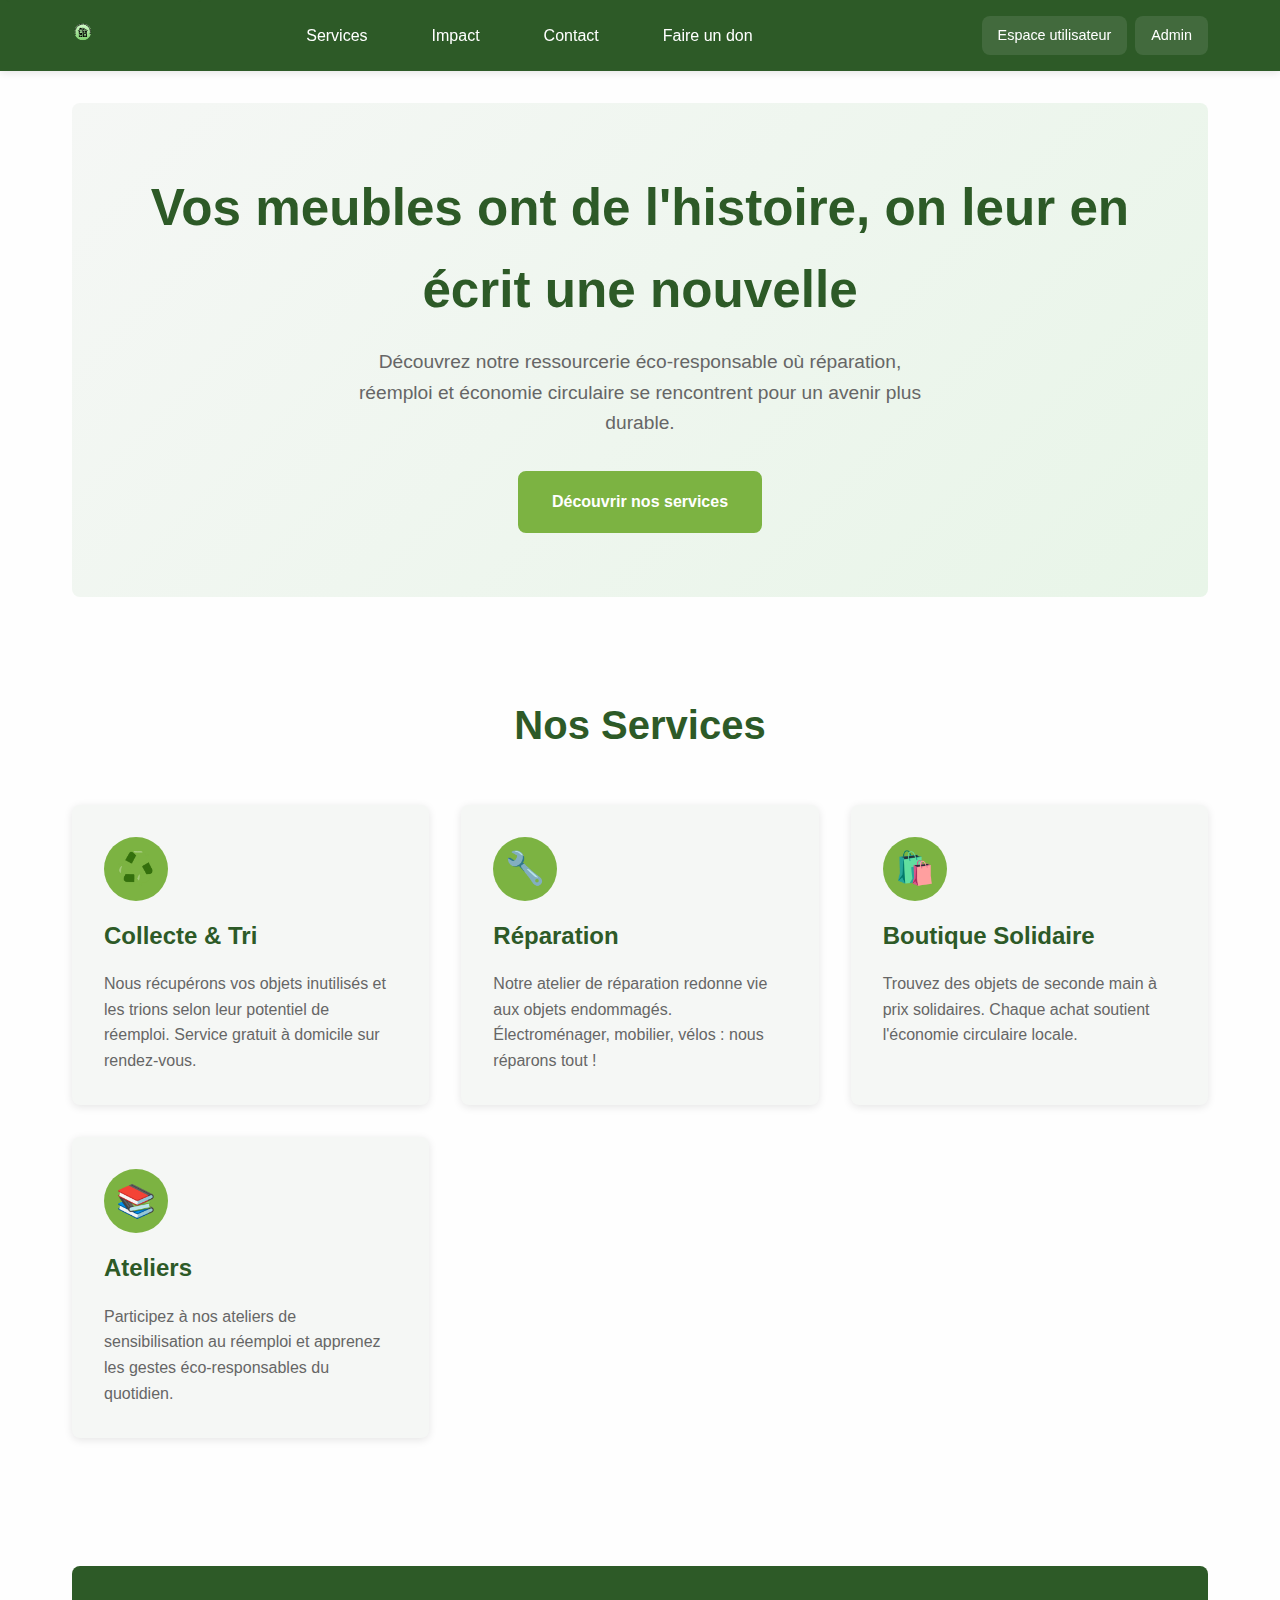
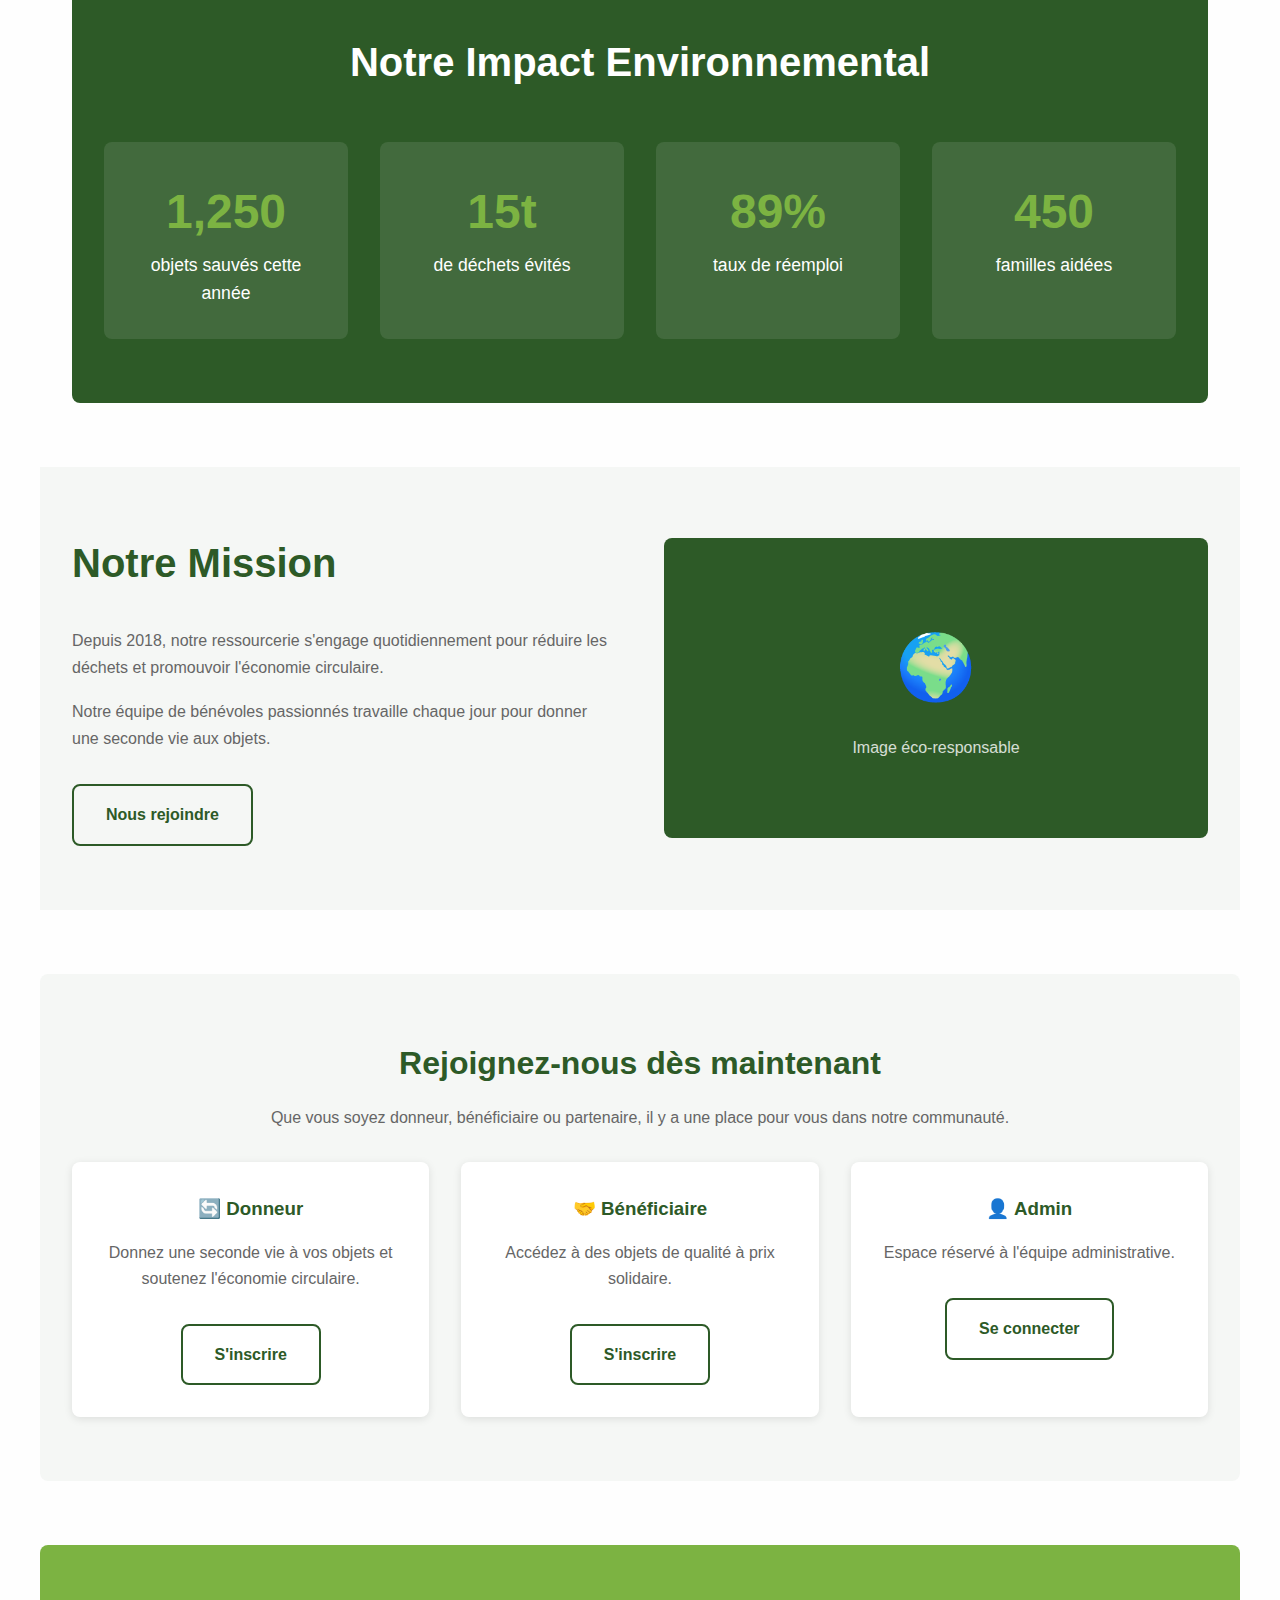
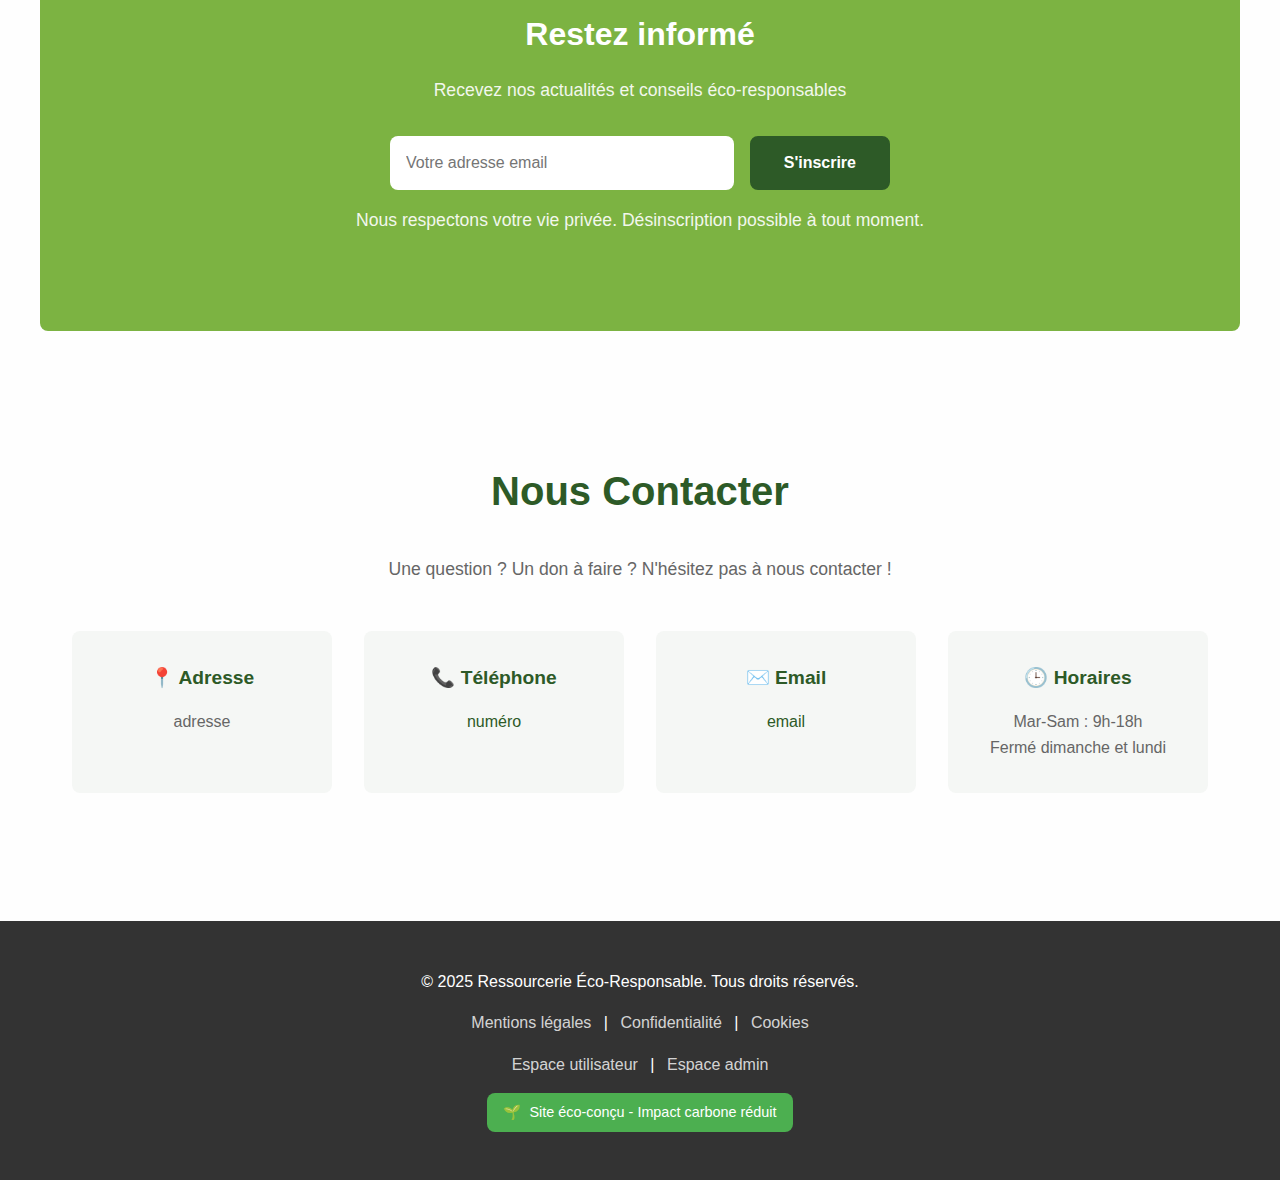
<file: index.html>
<!DOCTYPE html>
<html lang="fr">
<head>
    <meta charset="UTF-8">
    <meta name="viewport" content="width=device-width, initial-scale=1.0">
    <meta name="description" content="Ressourcerie éco-responsable - Donnez une seconde vie aux objets. Réparation, réemploi et économie circulaire.">
    <title>Ressourcerie Éco-Responsable</title>

    <!-- Security Headers -->
    <meta http-equiv="Content-Security-Policy" content="default-src 'self'; style-src 'self' 'unsafe-inline'; script-src 'self';">
    <meta http-equiv="X-Content-Type-Options" content="nosniff">
    <meta http-equiv="X-Frame-Options" content="DENY">

    <!-- SEO & Performance -->
    <link rel="preload" href="#" as="font" type="font/woff2" crossorigin>
    <meta name="theme-color" content="#2d5a27">

    <!-- Stylesheet -->
    <link rel="stylesheet" href="styles/style.css">
</head>
<body>
    <!-- Skip to content link for screen readers -->
    <a href="#main" class="skip-link">Aller au contenu principal</a>

    <!-- Header with navigation -->
    <header role="banner">
        <nav role="navigation" aria-label="Navigation principale">
            <a href="#" class="logo" aria-label="Accueil - Ressourcerie Éco-Responsable">
                <img src="image/la maison durable.svg" alt="Logo Ressourcerie Éco-Responsable" class="logo-img">
            </a>

            <button class="menu-toggle" aria-expanded="false" aria-controls="nav-menu" aria-label="Menu de navigation">
                ☰
            </button>

            <ul class="nav-menu" id="nav-menu">
                <li><a href="#services">Services</a></li>
                <li><a href="#impact">Impact</a></li>
                <li><a href="#contact">Contact</a></li>
                <li><a href="#don">Faire un don</a></li>
            </ul>

            <div class="nav-auth">
                <a href="auth-user.html">Espace utilisateur</a>
                <a href="admin-login.html">Admin</a>
            </div>
        </nav>
    </header>

    <main id="main" role="main">
        <!-- Hero section -->
        <section class="hero fade-in" aria-labelledby="hero-title">
            <h1 id="hero-title">Vos meubles ont de l'histoire, on leur en écrit une nouvelle</h1>
            <p>
                Découvrez notre ressourcerie éco-responsable où réparation, réemploi et économie circulaire
                se rencontrent pour un avenir plus durable.
            </p>
            <a href="#services" class="cta-button">Découvrir nos services</a>
        </section>

        <!-- Services section -->
        <section id="services" class="services" aria-labelledby="services-title">
            <h2 id="services-title">Nos Services</h2>
            <div class="services-grid">
                <article class="service-card fade-in">
                    <div class="service-icon" aria-hidden="true">♻️</div>
                    <h3>Collecte & Tri</h3>
                    <p>Nous récupérons vos objets inutilisés et les trions selon leur potentiel de réemploi. Service gratuit à domicile sur rendez-vous.</p>
                </article>
                <article class="service-card fade-in">
                    <div class="service-icon" aria-hidden="true">🔧</div>
                    <h3>Réparation</h3>
                    <p>Notre atelier de réparation redonne vie aux objets endommagés. Électroménager, mobilier, vélos : nous réparons tout !</p>
                </article>
                <article class="service-card fade-in">
                    <div class="service-icon" aria-hidden="true">🛍️</div>
                    <h3>Boutique Solidaire</h3>
                    <p>Trouvez des objets de seconde main à prix solidaires. Chaque achat soutient l'économie circulaire locale.</p>
                </article>
                <article class="service-card fade-in">
                    <div class="service-icon" aria-hidden="true">📚</div>
                    <h3>Ateliers</h3>
                    <p>Participez à nos ateliers de sensibilisation au réemploi et apprenez les gestes éco-responsables du quotidien.</p>
                </article>
            </div>
        </section>

        <!-- Impact section -->
        <section id="impact" class="impact" aria-labelledby="impact-title">
            <h2 id="impact-title">Notre Impact Environnemental</h2>
            <div class="stats-grid">
                <div class="stat-item">
                    <span class="stat-number" aria-label="1250">1,250</span>
                    <span class="stat-label">objets sauvés cette année</span>
                </div>
                <div class="stat-item">
                    <span class="stat-number" aria-label="15 tonnes">15t</span>
                    <span class="stat-label">de déchets évités</span>
                </div>
                <div class="stat-item">
                    <span class="stat-number" aria-label="89%">89%</span>
                    <span class="stat-label">taux de réemploi</span>
                </div>
                <div class="stat-item">
                    <span class="stat-number" aria-label="450">450</span>
                    <span class="stat-label">familles aidées</span>
                </div>
            </div>
        </section>

        <!-- About section -->
        <section id="about" class="about" aria-labelledby="about-title">
            <div class="about-content">
                <div class="about-text">
                    <h2 id="about-title">Notre Mission</h2>
                    <p>Depuis 2018, notre ressourcerie s'engage quotidiennement pour réduire les déchets et promouvoir l'économie circulaire.</p>
                    <p>Notre équipe de bénévoles passionnés travaille chaque jour pour donner une seconde vie aux objets.</p>
                    <a href="#contact" class="cta-button secondary">Nous rejoindre</a>
                </div>
                <div class="about-image" aria-hidden="true">
                    <div class="image-placeholder">🌍<br><small>Image éco-responsable</small></div>
                </div>
            </div>
        </section>

        <!-- CTA Section -->
        <section class="cta-section">
            <h2>Rejoignez-nous dès maintenant</h2>
            <p>Que vous soyez donneur, bénéficiaire ou partenaire, il y a une place pour vous dans notre communauté.</p>
            <div class="cta-grid">
                <div class="cta-card">
                    <h3>🔄 Donneur</h3>
                    <p>Donnez une seconde vie à vos objets et soutenez l'économie circulaire.</p>
                    <a href="auth-user.html" class="cta-button secondary">S'inscrire</a>
                </div>
                <div class="cta-card">
                    <h3>🤝 Bénéficiaire</h3>
                    <p>Accédez à des objets de qualité à prix solidaire.</p>
                    <a href="auth-user.html" class="cta-button secondary">S'inscrire</a>
                </div>
                <div class="cta-card">
                    <h3>👤 Admin</h3>
                    <p>Espace réservé à l'équipe administrative.</p>
                    <a href="admin-login.html" class="cta-button secondary">Se connecter</a>
                </div>
            </div>
        </section>

        <!-- Newsletter section -->
        <section class="newsletter" aria-labelledby="newsletter-title">
            <h2 id="newsletter-title">Restez informé</h2>
            <p>Recevez nos actualités et conseils éco-responsables</p>
            <form class="newsletter-form" action="#" method="post" aria-label="Inscription à la newsletter">
                <label for="email" class="visually-hidden">Votre adresse email</label>
                <input type="email" id="email" name="email" placeholder="Votre adresse email" required aria-describedby="email-help">
                <button type="submit" class="cta-button">S'inscrire</button>
            </form>
            <p id="email-help" class="form-help">Nous respectons votre vie privée. Désinscription possible à tout moment.</p>
        </section>

        <!-- Contact section -->
        <section id="contact" class="contact" aria-labelledby="contact-title">
            <h2 id="contact-title">Nous Contacter</h2>
            <p>Une question ? Un don à faire ? N'hésitez pas à nous contacter !</p>
            <div class="contact-info">
                <div class="contact-item">
                    <h3>📍 Adresse</h3>
                    <address>adresse</address>
                </div>
                <div class="contact-item">
                    <h3>📞 Téléphone</h3>
                    <p><a href="tel:+33442123456">numéro</a></p>
                </div>
                <div class="contact-item">
                    <h3>✉️ Email</h3>
                    <p><a href="mailto:contact@ressourcerie.fr">email</a></p>
                </div>
                <div class="contact-item">
                    <h3>🕒 Horaires</h3>
                    <p>Mar-Sam : 9h-18h<br>Fermé dimanche et lundi</p>
                </div>
            </div>
        </section>
    </main>

    <!-- Footer -->
    <footer role="contentinfo">
        <div class="footer-content">
            <p>&copy; 2025 Ressourcerie Éco-Responsable. Tous droits réservés.</p>
            <div class="footer-links">
                <a href="#mentions">Mentions légales</a> |
                <a href="#privacy">Confidentialité</a> |
                <a href="#cookies">Cookies</a>
            </div>
            <div class="footer-auth">
                <a href="auth-user.html">Espace utilisateur</a> |
                <a href="admin-login.html">Espace admin</a>
            </div>
            <div class="eco-badge">
                <span aria-hidden="true">🌱</span>
                Site éco-conçu - Impact carbone réduit
            </div>
        </div>
    </footer>

    <!-- JavaScript -->
    <script src="scripts/main.js"></script>
</body>
</html>
</file>
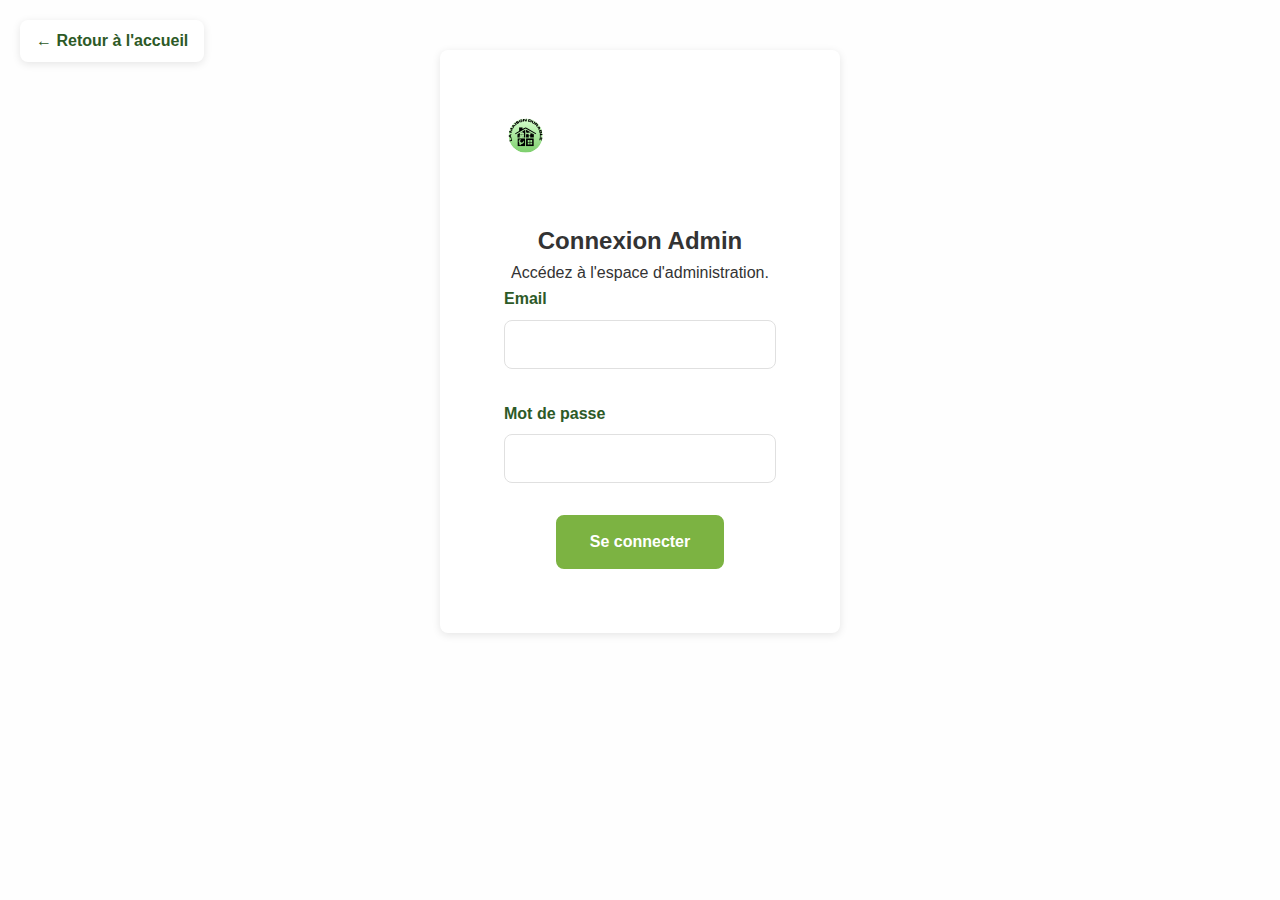
<file: admin-login.html>
<!DOCTYPE html>
<html lang="fr">
<head>
    <meta charset="UTF-8">
    <meta name="viewport" content="width=device-width, initial-scale=1.0">
    <title>Connexion Admin - Ressourcerie Éco-Responsable</title>
    <link rel="stylesheet" href="styles/style.css">
</head>
<body>
    <!-- Bouton Retour à l'accueil -->
    <div class="back-home-container">
        <a href="index.html" class="back-home-button">← Retour à l'accueil</a>
    </div>

    <div class="admin-container">
        <div class="admin-logo">
            <img src="image/la maison durable.svg" alt="Logo Ressourcerie Éco-Responsable" class="logo-img">
        </div>

        <h2>Connexion Admin</h2>
        <p>Accédez à l'espace d'administration.</p>

        <form class="admin-form" action="#" method="post">
            <div class="form-group">
                <label for="admin-email">Email</label>
                <input type="email" id="admin-email" name="email" required>
            </div>

            <div class="form-group">
                <label for="admin-password">Mot de passe</label>
                <input type="password" id="admin-password" name="password" required>
            </div>

            <button type="submit" class="cta-button">Se connecter</button>
        </form>
    </div>

    <script src="scripts/admin.js"></script>
</body>
</html>
</file>
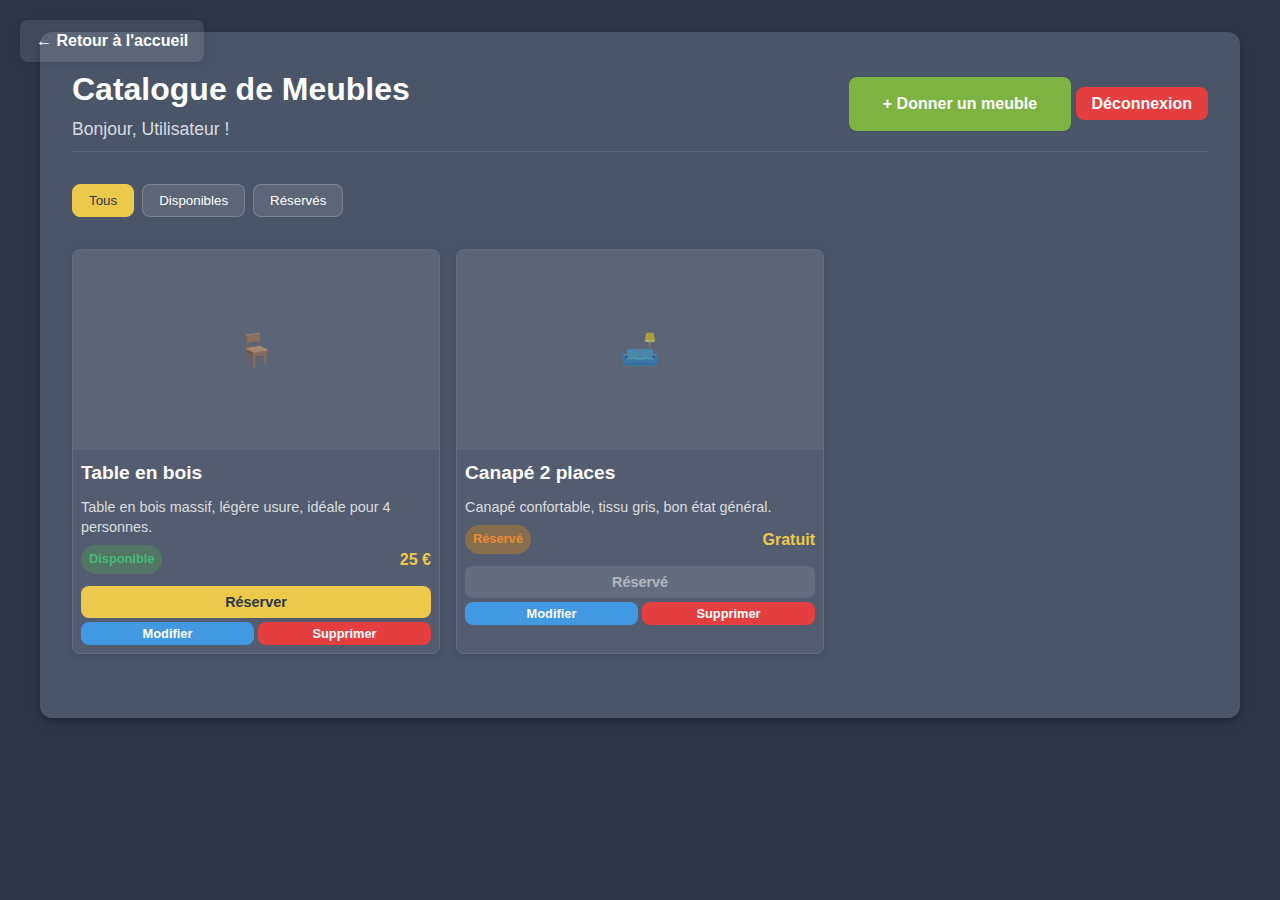
<file: admin_dashboard.html>
<!DOCTYPE html>
<html lang="fr">
<head>
    <meta charset="UTF-8">
    <meta name="viewport" content="width=device-width, initial-scale=1.0">
    <title>Catalogue de Meubles - Ressourcerie Éco-Responsable</title>
    <link rel="stylesheet" href="styles/style.css">
    <style>
        /* Fond sombre pour le catalogue */
        body.dashboard-body {
            background-color: #2d3748; /* Fond bleu-gris foncé */
            color: #e2e8f0; /* Texte clair */
        }

        .dashboard-container {
            max-width: 1200px;
            margin: 2rem auto;
            padding: 2rem;
            background-color: #4a5568; /* Gris foncé */
            border-radius: 12px;
            box-shadow: 0 4px 10px rgba(0,0,0,0.3);
        }

        .dashboard-header {
            display: flex;
            justify-content: space-between;
            align-items: center;
            margin-bottom: 2rem;
            border-bottom: 1px solid rgba(255, 255, 255, 0.1);
            padding-bottom: 0.5rem;
        }

        .dashboard-title {
            color: white;
            font-size: 2rem;
        }

        .user-greeting {
            color: rgba(255, 255, 255, 0.8);
            font-size: 1.1rem;
        }

        .logout-button {
            background: #e53e3e;
            color: white;
            padding: 0.5rem 1rem;
            border-radius: 8px;
            text-decoration: none;
            font-weight: 600;
        }

        .filters {
            display: flex;
            gap: 0.5rem;
            margin-bottom: 2rem;
            flex-wrap: wrap;
        }

        .filter-button {
            padding: 0.5rem 1rem;
            border-radius: 8px;
            border: 1px solid rgba(255, 255, 255, 0.2);
            background: rgba(255, 255, 255, 0.1);
            color: white;
            cursor: pointer;
            transition: 0.3s;
        }

        .filter-button.active {
            background: #ecc94b;
            color: #2d3748;
            border-color: #ecc94b;
        }

        .meubles-grid {
            display: grid;
            grid-template-columns: repeat(auto-fill, minmax(280px, 1fr));
            gap: 1rem;
            margin-bottom: 2rem;
        }

        .meuble-card {
            background: rgba(255, 255, 255, 0.05);
            border: 1px solid rgba(255, 255, 255, 0.1);
            border-radius: 8px;
            overflow: hidden;
            transition: 0.3s;
        }

        .meuble-card:hover {
            transform: translateY(-4px);
            box-shadow: 0 8px 16px rgba(0,0,0,0.3);
        }

        .meuble-image {
            width: 100%;
            height: 200px;
            display: flex;
            align-items: center;
            justify-content: center;
            color: rgba(255,255,255,0.5);
            font-size: 2rem;
            background: rgba(255, 255, 255, 0.05);
        }

        .meuble-info {
            padding: 0.5rem;
            color: #e2e8f0;
        }

        .meuble-title {
            font-size: 1.2rem;
            color: white;
            margin-bottom: 0.5rem;
        }

        .meuble-description {
            color: rgba(255, 255, 255, 0.8);
            font-size: 0.9rem;
            margin-bottom: 0.5rem;
            line-height: 1.4;
        }

        .meuble-meta {
            display: flex;
            justify-content: space-between;
            align-items: center;
            margin-bottom: 0.5rem;
        }

        .meuble-status {
            font-size: 0.8rem;
            padding: 0.25rem 0.5rem;
            border-radius: 1rem;
            font-weight: 600;
        }

        .meuble-status.available {
            background: rgba(76, 175, 80, 0.3);
            color: #48bb78;
        }

        .meuble-status.reserved {
            background: rgba(255, 152, 0, 0.3);
            color: #ed8936;
        }

        .meuble-price {
            font-size: 1rem;
            font-weight: 600;
            color: #ecc94b;
        }

        .reserve-button {
            width: 100%;
            padding: 0.5rem;
            background: #ecc94b;
            color: #2d3748;
            border: none;
            border-radius: 8px;
            cursor: pointer;
            font-size: 0.9rem;
            font-weight: 600;
            margin-top: 0.25rem;
            transition: 0.3s;
        }

        .reserve-button:hover:not(.reserved) {
            background: #718096;
        }

        .reserve-button.reserved {
            background: rgba(255,255,255,0.1);
            color: rgba(255,255,255,0.5);
            cursor: not-allowed;
        }

        .admin-actions {
            display: flex; /* Toujours visible */
            gap: 0.25rem;
            margin-top: 0.25rem;
        }

        .admin-button {
            flex: 1;
            padding: 0.25rem;
            font-size: 0.8rem;
            border: none;
            border-radius: 8px;
            cursor: pointer;
            font-weight: 600;
            transition: 0.3s;
        }

        .edit-button {
            background: #4299e1;
            color: white;
        }

        .delete-button {
            background: #e53e3e;
            color: white;
        }

        .modal {
            position: fixed;
            top: 0;
            left: 0;
            width: 100%;
            height: 100%;
            background: rgba(0,0,0,0.7);
            display: none;
            align-items: center;
            justify-content: center;
            z-index: 1000;
        }

        .modal.active {
            display: flex;
        }

        .modal-content {
            background: #4a5568;
            padding: 1.5rem;
            border-radius: 12px;
            max-width: 500px;
            width: 90%;
            max-height: 90vh;
            overflow-y: auto;
            position: relative;
            color: white;
        }

        .modal-title {
            color: white;
            margin-bottom: 1rem;
            text-align: center;
        }

        .modal-form {
            display: flex;
            flex-direction: column;
            gap: 0.5rem;
        }

        .modal-form-group label {
            margin-bottom: 0.25rem;
            font-weight: 600;
            color: white;
        }

        .modal-form-group input,
        .modal-form-group select,
        .modal-form-group textarea {
            padding: 0.25rem;
            border: 1px solid rgba(255,255,255,0.2);
            border-radius: 8px;
            background: rgba(255,255,255,0.05);
            color: white;
        }

        .modal-form-group input:focus,
        .modal-form-group select:focus,
        .modal-form-group textarea:focus {
            outline: 2px solid #ecc94b;
            border-color: #ecc94b;
        }

        .modal-actions {
            display: flex;
            gap: 0.5rem;
            margin-top: 0.5rem;
        }

        .modal-actions button {
            flex: 1;
            padding: 0.5rem;
        }

        .close-modal {
            position: absolute;
            top: 0.5rem;
            right: 0.5rem;
            background: none;
            border: none;
            font-size: 1.5rem;
            cursor: pointer;
            color: rgba(255,255,255,0.5);
        }

        .back-home-container {
            position: absolute;
            top: 20px;
            left: 20px;
            z-index: 10;
        }

        .back-home-button {
            display: inline-flex;
            align-items: center;
            gap: 0.5rem;
            color: white;
            text-decoration: none;
            font-weight: 600;
            background: rgba(255,255,255,0.1);
            padding: 0.5rem 1rem;
            border-radius: 8px;
            transition: 0.3s;
        }

        .back-home-button:hover {
            background: rgba(255,255,255,0.2);
            transform: translateX(-2px);
        }

        @media (max-width: 768px) {
            .dashboard-header {
                flex-direction: column;
                align-items: flex-start;
                gap: 0.5rem;
            }

            .filters {
                justify-content: center;
            }

            .meubles-grid {
                grid-template-columns: 1fr;
            }
        }
    </style>
</head>
<body class="dashboard-body">
    <div class="back-home-container">
        <a href="index.html" class="back-home-button">← Retour à l'accueil</a>
    </div>

    <div class="dashboard-container">
        <div class="dashboard-header">
            <div>
                <h1 class="dashboard-title">Catalogue de Meubles</h1>
                <p class="user-greeting">Bonjour, <span id="user-name">Utilisateur</span> !</p>
            </div>
            <div>
                <button id="add-meuble-button" class="cta-button">+ Donner un meuble</button>
                <a href="index.html" class="logout-button">Déconnexion</a>
            </div>
        </div>

        <div class="filters">
            <button class="filter-button active" data-filter="all">Tous</button>
            <button class="filter-button" data-filter="available">Disponibles</button>
            <button class="filter-button" data-filter="reserved">Réservés</button>
        </div>

        <div class="meubles-grid" id="meubles-grid">
            <div class="meuble-card" data-id="meuble-1">
                <div class="meuble-image">🪑</div>
                <div class="meuble-info">
                    <h3 class="meuble-title">Table en bois</h3>
                    <p class="meuble-description">Table en bois massif, légère usure, idéale pour 4 personnes.</p>
                    <div class="meuble-meta">
                        <span class="meuble-status available">Disponible</span>
                        <span class="meuble-price">25 €</span>
                    </div>
                    <button class="reserve-button">Réserver</button>
                    <div class="admin-actions">
                        <button class="admin-button edit-button">Modifier</button>
                        <button class="admin-button delete-button">Supprimer</button>
                    </div>
                </div>
            </div>

            <div class="meuble-card" data-id="meuble-2">
                <div class="meuble-image">🛋️</div>
                <div class="meuble-info">
                    <h3 class="meuble-title">Canapé 2 places</h3>
                    <p class="meuble-description">Canapé confortable, tissu gris, bon état général.</p>
                    <div class="meuble-meta">
                        <span class="meuble-status reserved">Réservé</span>
                        <span class="meuble-price">Gratuit</span>
                    </div>
                    <button class="reserve-button reserved" disabled>Réservé</button>
                    <div class="admin-actions">
                        <button class="admin-button edit-button">Modifier</button>
                        <button class="admin-button delete-button">Supprimer</button>
                    </div>
                </div>
            </div>
        </div>
    </div>

    <div class="modal" id="meuble-modal">
        <div class="modal-content">
            <button class="close-modal" id="close-modal">×</button>
            <h2 class="modal-title" id="modal-title">Ajouter un meuble</h2>
            <form class="modal-form" id="meuble-form">
                <input type="hidden" id="meuble-id">
                <div class="modal-form-group">
                    <label for="meuble-title-input">Titre</label>
                    <input type="text" id="meuble-title-input" required>
                </div>
                <div class="modal-form-group">
                    <label for="meuble-description-input">Description</label>
                    <textarea id="meuble-description-input" rows="3" required></textarea>
                </div>
                <div class="modal-form-group">
                    <label for="meuble-price-input">Prix (laisser vide pour "Gratuit")</label>
                    <input type="text" id="meuble-price-input" placeholder="Ex: 25 € ou Gratuit">
                </div>
                <div class="modal-form-group">
                    <label for="meuble-status-input">Statut</label>
                    <select id="meuble-status-input" required>
                        <option value="available">Disponible</option>
                        <option value="reserved">Réservé</option>
                    </select>
                </div>
                <div class="modal-form-group">
                    <label for="meuble-image-input">Image (URL ou emoji)</label>
                    <input type="text" id="meuble-image-input" placeholder="🪑 ou URL d'une image">
                </div>
                <div class="modal-actions">
                    <button type="button" class="cta-button secondary" id="cancel-modal">Annuler</button>
                    <button type="submit" class="cta-button" id="save-meuble">Enregistrer</button>
                </div>
            </form>
        </div>
    </div>

    <script>
        document.addEventListener('DOMContentLoaded', function() {

            // Gestion des filtres
            document.querySelectorAll('.filter-button').forEach(button => {
                button.addEventListener('click', () => {
                    document.querySelectorAll('.filter-button').forEach(b => b.classList.remove('active'));
                    button.classList.add('active');

                    const filter = button.getAttribute('data-filter');
                    document.querySelectorAll('.meuble-card').forEach(card => {
                        if (filter === 'all' ||
                            (filter === 'available' && card.querySelector('.meuble-status').classList.contains('available')) ||
                            (filter === 'reserved' && card.querySelector('.meuble-status').classList.contains('reserved'))) {
                            card.style.display = 'block';
                        } else {
                            card.style.display = 'none';
                        }
                    });
                });
            });

            // Réserver un meuble
            function reserveMeuble(button) {
                const card = button.closest('.meuble-card');
                const meubleId = card.getAttribute('data-id');
                const status = card.querySelector('.meuble-status');

                status.textContent = 'Réservé';
                status.classList.remove('available');
                status.classList.add('reserved');
                button.textContent = 'Réservé';
                button.classList.add('reserved');
                button.disabled = true;

                let reservedMeubles = JSON.parse(localStorage.getItem('reservedMeubles')) || {};
                reservedMeubles[meubleId] = true;
                localStorage.setItem('reservedMeubles', JSON.stringify(reservedMeubles));

            }

            document.querySelectorAll('.reserve-button:not(.reserved)').forEach(btn => {
                btn.addEventListener('click', (e) => {
                    e.preventDefault();
                    reserveMeuble(e.target);
                });
            });

            // Charger les réservations depuis localStorage
            const reservedMeubles = JSON.parse(localStorage.getItem('reservedMeubles')) || {};
            Object.keys(reservedMeubles).forEach(id => {
                const card = document.querySelector(`.meuble-card[data-id="${id}"]`);
                if (card) {
                    const btn = card.querySelector('.reserve-button');
                    reserveMeuble(btn);
                }
            });

            // Modal ajout/modif meuble
            const modal = document.getElementById('meuble-modal');
            const addButton = document.getElementById('add-meuble-button');
            const closeModal = document.getElementById('close-modal');
            const cancelModal = document.getElementById('cancel-modal');
            const meubleForm = document.getElementById('meuble-form');

            addButton.addEventListener('click', () => {
                modal.classList.add('active');
                document.getElementById('modal-title').textContent = 'Ajouter un meuble';
                meubleForm.reset();
                document.getElementById('meuble-id').value = '';
            });

            closeModal.addEventListener('click', () => modal.classList.remove('active'));
            cancelModal.addEventListener('click', () => modal.classList.remove('active'));

            function generateMeubleId() { return 'meuble-' + Date.now() + '-' + Math.floor(Math.random()*1000); }

            meubleForm.addEventListener('submit', (e) => {
                e.preventDefault();
                const meubleId = document.getElementById('meuble-id').value || generateMeubleId();
                const title = document.getElementById('meuble-title-input').value;
                const description = document.getElementById('meuble-description-input').value;
                const price = document.getElementById('meuble-price-input').value || 'Gratuit';
                const status = document.getElementById('meuble-status-input').value;
                const image = document.getElementById('meuble-image-input').value || '🪑';

                let card;
                if (document.getElementById('meuble-id').value) {
                    // Modification
                    card = document.querySelector(`.meuble-card[data-id="${meubleId}"]`);
                    card.querySelector('.meuble-title').textContent = title;
                    card.querySelector('.meuble-description').textContent = description;
                    card.querySelector('.meuble-price').textContent = price;
                    const statusSpan = card.querySelector('.meuble-status');
                    statusSpan.textContent = status==='available'?'Disponible':'Réservé';
                    statusSpan.className = `meuble-status ${status}`;
                    const imgDiv = card.querySelector('.meuble-image');
                    imgDiv.textContent = image;
                    alert(`Meuble "${title}" modifié avec succès !`);
                } else {
                    // Ajout
                    card = document.createElement('div');
                    card.className = 'meuble-card';
                    card.setAttribute('data-id', meubleId);
                    card.innerHTML = `
                        <div class="meuble-image">${image}</div>
                        <div class="meuble-info">
                            <h3 class="meuble-title">${title}</h3>
                            <p class="meuble-description">${description}</p>
                            <div class="meuble-meta">
                                <span class="meuble-status ${status}">${status==='available'?'Disponible':'Réservé'}</span>
                                <span class="meuble-price">${price}</span>
                            </div>
                            <button class="reserve-button ${status==='reserved'?'reserved':''}" ${status==='reserved'?'disabled':''}>
                                ${status==='reserved'?'Réservé':'Réserver'}
                            </button>
                            <div class="admin-actions">
                                <button class="admin-button edit-button">Modifier</button>
                                <button class="admin-button delete-button">Supprimer</button>
                            </div>
                        </div>
                    `;
                    document.getElementById('meubles-grid').prepend(card);

                    if (status==='available') {
                        card.querySelector('.reserve-button').addEventListener('click', e=>reserveMeuble(e.target));
                    }
                    card.querySelector('.edit-button').addEventListener('click', e=>editMeuble(e.target));
                    card.querySelector('.delete-button').addEventListener('click', e=>deleteMeuble(e.target));

                    alert(`Meuble "${title}" ajouté avec succès !`);
                }

                modal.classList.remove('active');
                meubleForm.reset();
            });

            function editMeuble(button){
                const card = button.closest('.meuble-card');
                document.getElementById('modal-title').textContent = 'Modifier le meuble';
                document.getElementById('meuble-id').value = card.getAttribute('data-id');
                document.getElementById('meuble-title-input').value = card.querySelector('.meuble-title').textContent;
                document.getElementById('meuble-description-input').value = card.querySelector('.meuble-description').textContent;
                document.getElementById('meuble-price-input').value = card.querySelector('.meuble-price').textContent;
                document.getElementById('meuble-status-input').value = card.querySelector('.meuble-status').classList.contains('available')?'available':'reserved';
                document.getElementById('meuble-image-input').value = card.querySelector('.meuble-image').textContent;
                modal.classList.add('active');
            }

            function deleteMeuble(button){
                if(confirm('Voulez-vous vraiment supprimer ce meuble ?')){
                    const card = button.closest('.meuble-card');
                    const id = card.getAttribute('data-id');
                    card.remove();
                    let reserved = JSON.parse(localStorage.getItem('reservedMeubles')) || {};
                    if(reserved[id]){ delete reserved[id]; localStorage.setItem('reservedMeubles', JSON.stringify(reserved)); }
                    alert('Meuble supprimé avec succès !');
                }
            }

            // Initialisation des boutons existants
            document.querySelectorAll('.edit-button').forEach(btn => btn.addEventListener('click', e=>editMeuble(e.target)));
            document.querySelectorAll('.delete-button').forEach(btn => btn.addEventListener('click', e=>deleteMeuble(e.target)));
        });
    </script>
</body>
</html>
</file>
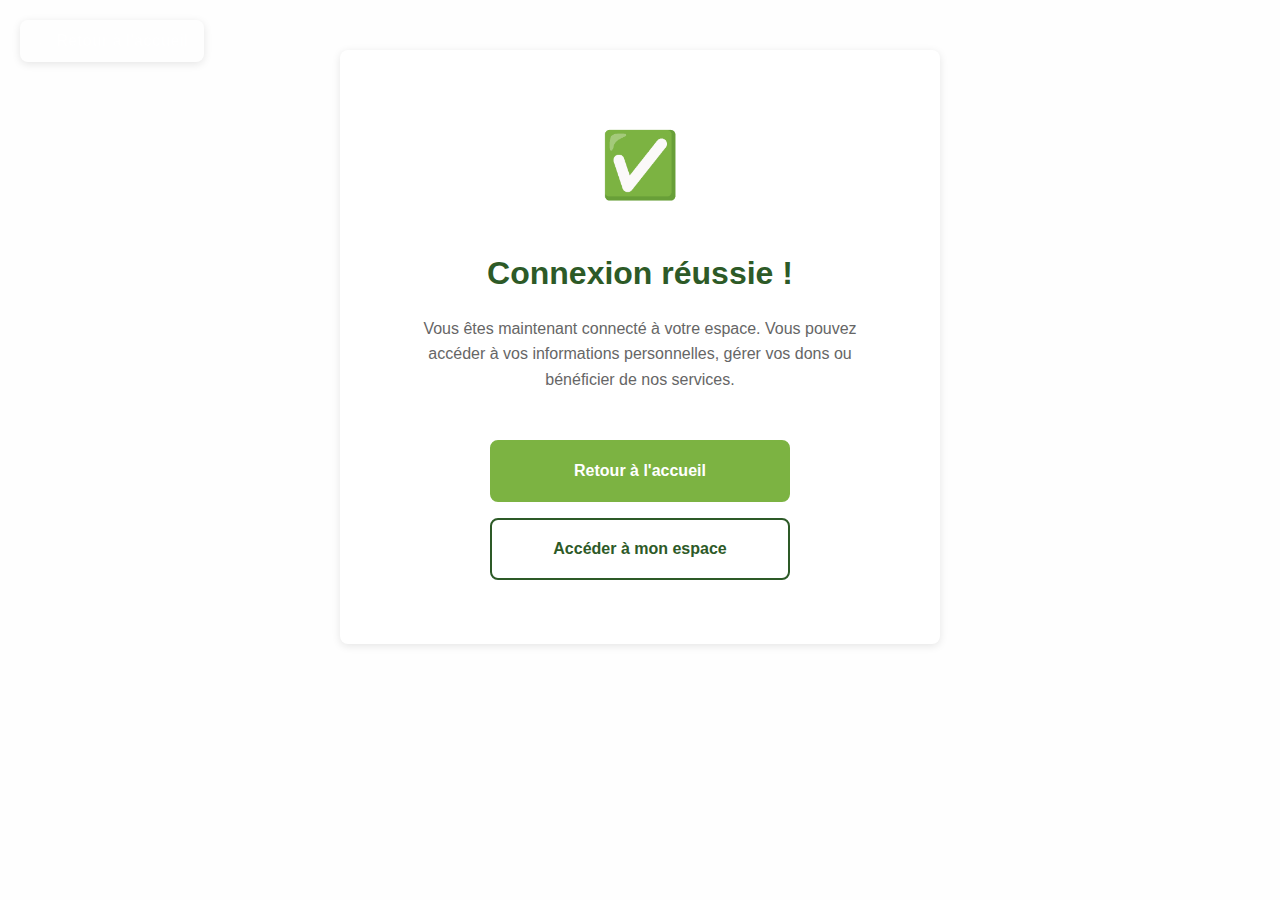
<file: admin_login_success.html>
<!DOCTYPE html>
<html lang="fr">
<head>
    <meta charset="UTF-8">
    <meta name="viewport" content="width=device-width, initial-scale=1.0">
    <title>Connexion réussie - Ressourcerie Éco-Responsable</title>
    <link rel="stylesheet" href="styles/style.css">
    <link rel="stylesheet" href="styles/pages.css">
    <style>
        /* Styles spécifiques pour cette page */
        .success-container {
            max-width: 600px;
            margin: 50px auto;
            text-align: center;
            background: white;
            padding: var(--spacing-xl);
            border-radius: var(--border-radius);
            box-shadow: var(--shadow);
        }
        .success-icon {
            font-size: 4rem;
            color: var(--color-success);
            margin-bottom: var(--spacing-md);
        }
        .success-title {
            color: var(--color-primary);
            font-size: 2rem;
            margin-bottom: var(--spacing-sm);
        }
        .success-message {
            color: var(--color-text-light);
            margin-bottom: var(--spacing-lg);
            line-height: 1.6;
        }
        .success-actions {
            display: flex;
            flex-direction: column;
            gap: var(--spacing-sm);
            margin-top: var(--spacing-md);
        }
        .success-actions .cta-button {
            width: 100%;
            max-width: 300px;
            margin: 0 auto;
        }
    </style>
</head>
<body>
    <!-- Bouton Retour à l'accueil -->
    <div class="back-home-container">
        <a href="index.html" class="back-home-button">← Retour à l'accueil</a>
    </div>

    <div class="success-container">
        <div class="success-icon">✅</div>
        <h1 class="success-title">Connexion réussie !</h1>
        <p class="success-message">
            Vous êtes maintenant connecté à votre espace. Vous pouvez accéder à vos informations personnelles,
            gérer vos dons ou bénéficier de nos services.
        </p>

        <div class="success-actions">
            <a href="index.html" class="cta-button">Retour à l'accueil</a>
            <!-- MODIF : Lien vers une page utilisateur (à créer) -->
            <a href="admin_dashboard.html" class="cta-button secondary">Accéder à mon espace</a>
        </div>
    </div>
</body>
</html>
</file>
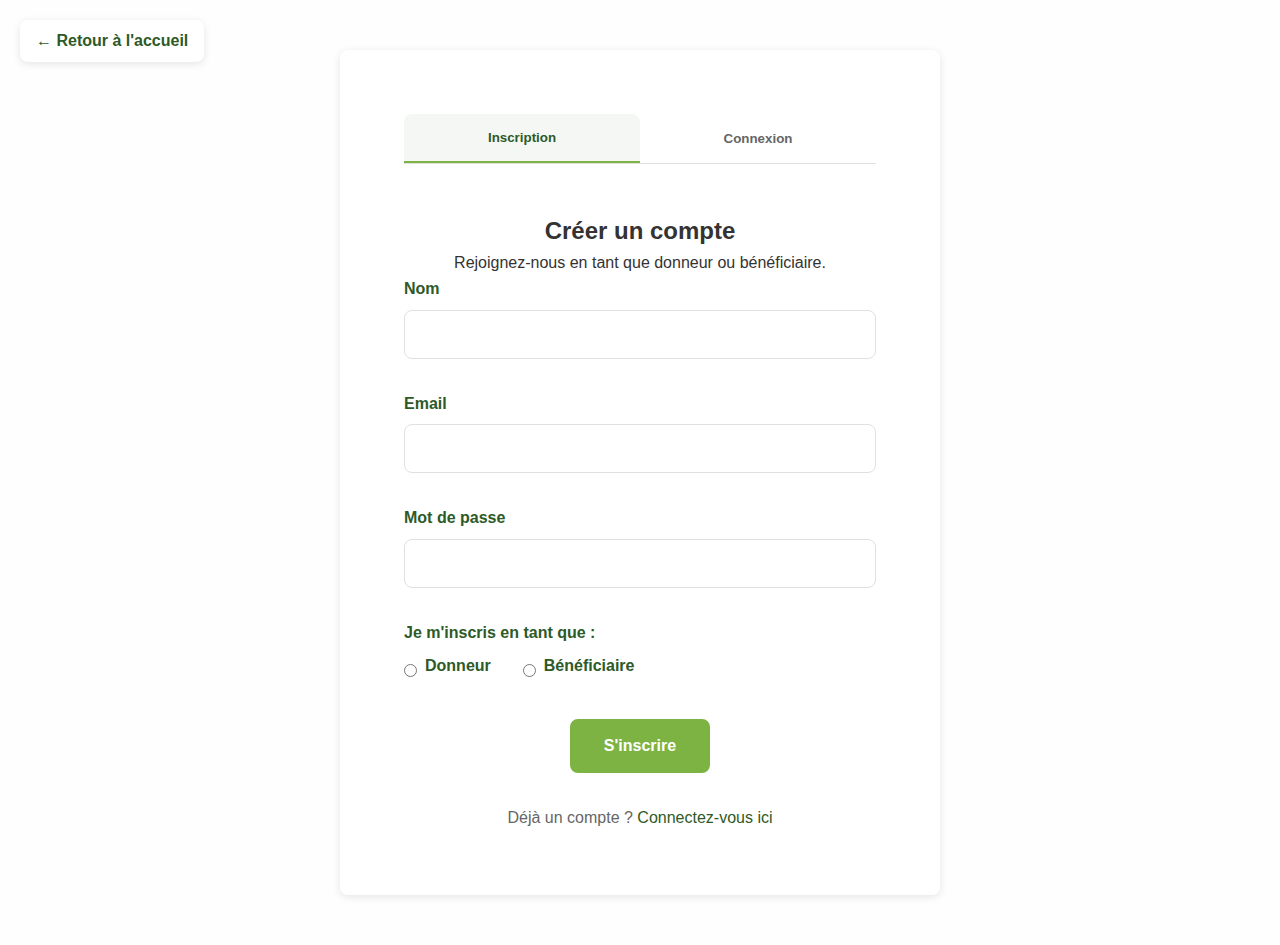
<file: auth-user.html>
<!DOCTYPE html>
<html lang="fr">
<head>
    <meta charset="UTF-8">
    <meta name="viewport" content="width=device-width, initial-scale=1.0">
    <title>Inscription/Connexion - Ressourcerie Éco-Responsable</title>
    <link rel="stylesheet" href="styles/style.css">
</head>
<body>
    <!-- Bouton Retour à l'accueil -->
    <div class="back-home-container">
        <a href="index.html" class="back-home-button">← Retour à l'accueil</a>
    </div>

    <div class="auth-container">
        <div class="auth-tabs">
            <button class="auth-tab active" data-target="inscription">Inscription</button>
            <button class="auth-tab" data-target="connexion">Connexion</button>
        </div>

        <!-- Formulaire d'inscription -->
        <form id="inscription" class="auth-form active" action="#" method="post">
            <h2>Créer un compte</h2>
            <p>Rejoignez-nous en tant que donneur ou bénéficiaire.</p>

            <div class="form-group">
                <label for="nom">Nom</label>
                <input type="text" id="nom" name="nom" required>
            </div>

            <div class="form-group">
                <label for="email">Email</label>
                <input type="email" id="email" name="email" required>
            </div>

            <div class="form-group">
                <label for="password">Mot de passe</label>
                <input type="password" id="password" name="password" required>
            </div>

            <div class="form-group">
                <label>Je m'inscris en tant que :</label>
                <div class="checkbox-group">
                    <div class="checkbox-item">
                        <input type="radio" id="donneur" name="role" value="donneur" required>
                        <label for="donneur">Donneur</label>
                    </div>
                    <div class="checkbox-item">
                        <input type="radio" id="beneficiaire" name="role" value="beneficiaire">
                        <label for="beneficiaire">Bénéficiaire</label>
                    </div>
                </div>
            </div>

            <button type="submit" class="cta-button">S'inscrire</button>

            <div class="login-link">
                <p>Déjà un compte ? <a href="#" id="show-connexion">Connectez-vous ici</a></p>
            </div>
        </form>

        <!-- Formulaire de connexion -->
        <form id="connexion" class="auth-form" action="#" method="post">
            <h2>Se connecter</h2>
            <p>Accédez à votre espace donneur ou bénéficiaire.</p>

            <div class="form-group">
                <label for="login-email">Email</label>
                <input type="email" id="login-email" name="email" required>
            </div>

            <div class="form-group">
                <label for="login-password">Mot de passe</label>
                <input type="password" id="login-password" name="password" required>
            </div>

            <div class="form-group">
                <label>Je me connecte en tant que :</label>
                <div class="checkbox-group">
                    <div class="checkbox-item">
                        <input type="radio" id="login-donneur" name="role" value="donneur" required>
                        <label for="login-donneur">Donneur</label>
                    </div>
                    <div class="checkbox-item">
                        <input type="radio" id="login-beneficiaire" name="role" value="beneficiaire">
                        <label for="login-beneficiaire">Bénéficiaire</label>
                    </div>
                </div>
            </div>

            <button type="submit" class="cta-button">Se connecter</button>

            <div class="login-link">
                <p>Pas encore de compte ? <a href="#" id="show-inscription">Inscrivez-vous ici</a></p>
            </div>
        </form>
    </div>

    <script src="scripts/auth.js"></script>
</body>
</html>
</file>
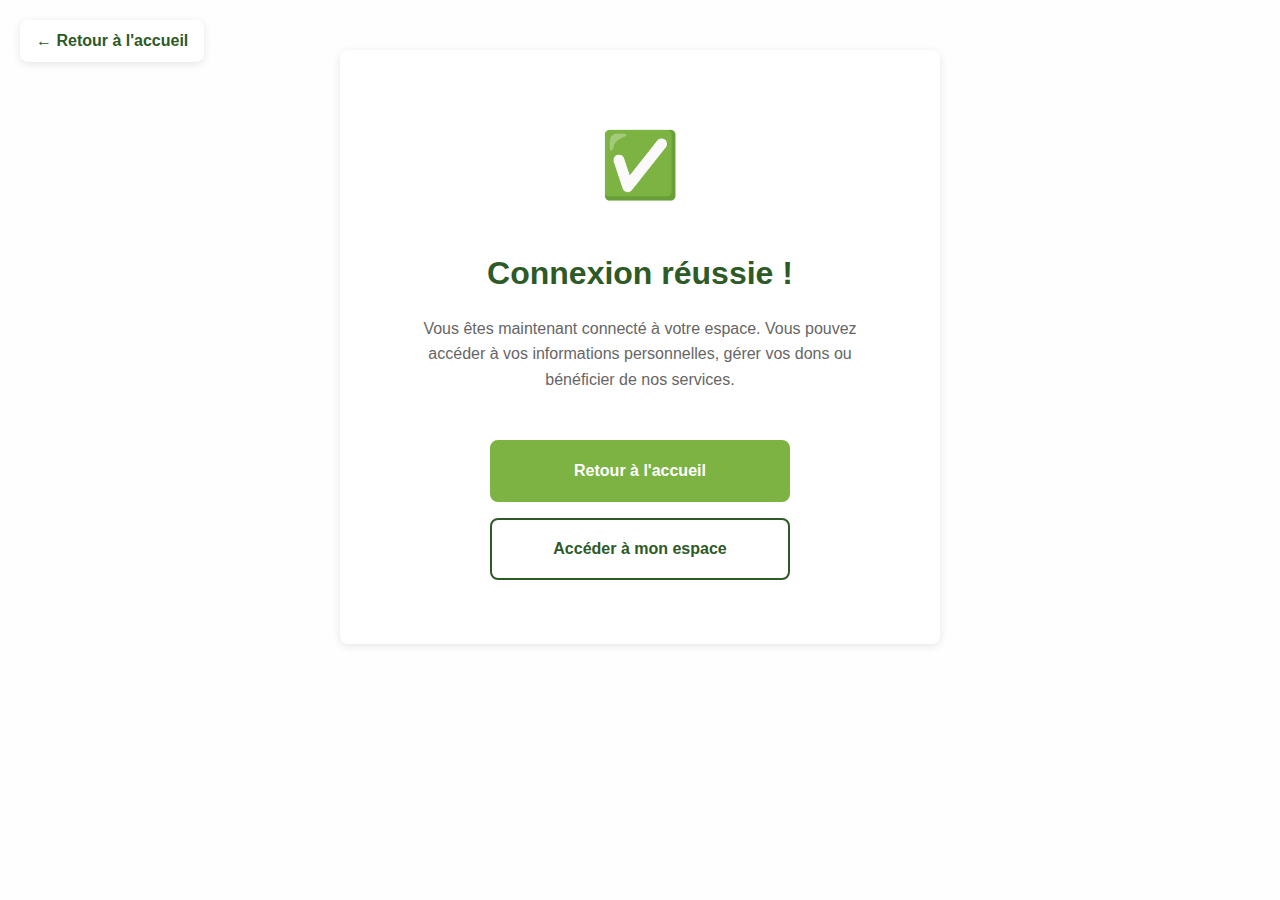
<file: auth_success.html>
<!DOCTYPE html>
<html lang="fr">
<head>
    <meta charset="UTF-8">
    <meta name="viewport" content="width=device-width, initial-scale=1.0">
    <title>Connexion réussie - Ressourcerie Éco-Responsable</title>
    <link rel="stylesheet" href="styles/style.css">
    <style>
        /* Styles spécifiques pour cette page */
        .success-container {
            max-width: 600px;
            margin: 50px auto;
            text-align: center;
            background: white;
            padding: var(--spacing-xl);
            border-radius: var(--border-radius);
            box-shadow: var(--shadow);
        }
        .success-icon {
            font-size: 4rem;
            color: var(--color-success);
            margin-bottom: var(--spacing-md);
        }
        .success-title {
            color: var(--color-primary);
            font-size: 2rem;
            margin-bottom: var(--spacing-sm);
        }
        .success-message {
            color: var(--color-text-light);
            margin-bottom: var(--spacing-lg);
            line-height: 1.6;
        }
        .success-actions {
            display: flex;
            flex-direction: column;
            gap: var(--spacing-sm);
            margin-top: var(--spacing-md);
        }
        .success-actions .cta-button {
            width: 100%;
            max-width: 300px;
            margin: 0 auto;
        }
    </style>
</head>
<body>
    <!-- Bouton Retour à l'accueil -->
    <div class="back-home-container">
        <a href="index.html" class="back-home-button">← Retour à l'accueil</a>
    </div>

    <div class="success-container">
        <div class="success-icon">✅</div>
        <h1 class="success-title">Connexion réussie !</h1>
        <p class="success-message">
            Vous êtes maintenant connecté à votre espace. Vous pouvez accéder à vos informations personnelles,
            gérer vos dons ou bénéficier de nos services.
        </p>

        <div class="success-actions">
            <a href="index.html" class="cta-button">Retour à l'accueil</a>
            <!-- MODIF : Lien vers une page utilisateur (à créer) -->
            <a href="user-dashboard.html" class="cta-button secondary">Accéder à mon espace</a>
        </div>
    </div>
</body>
</html>
</file>
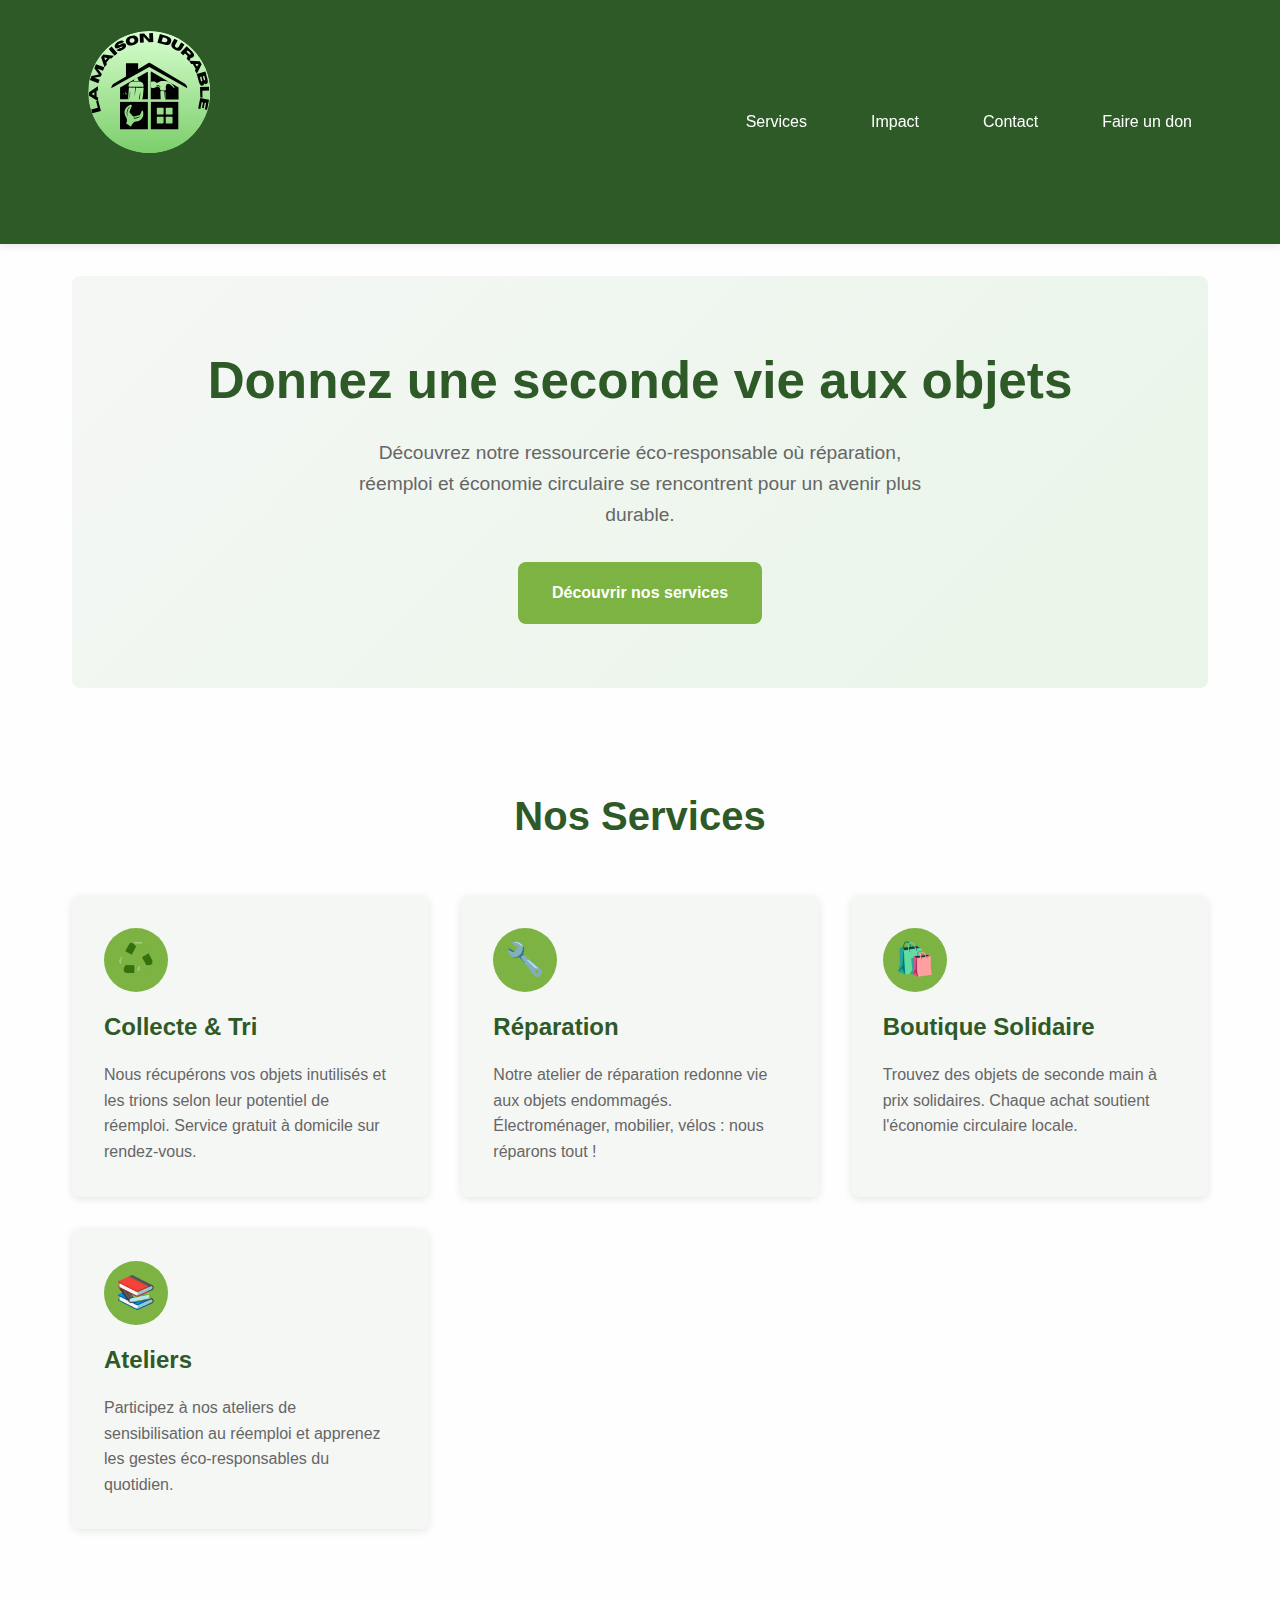
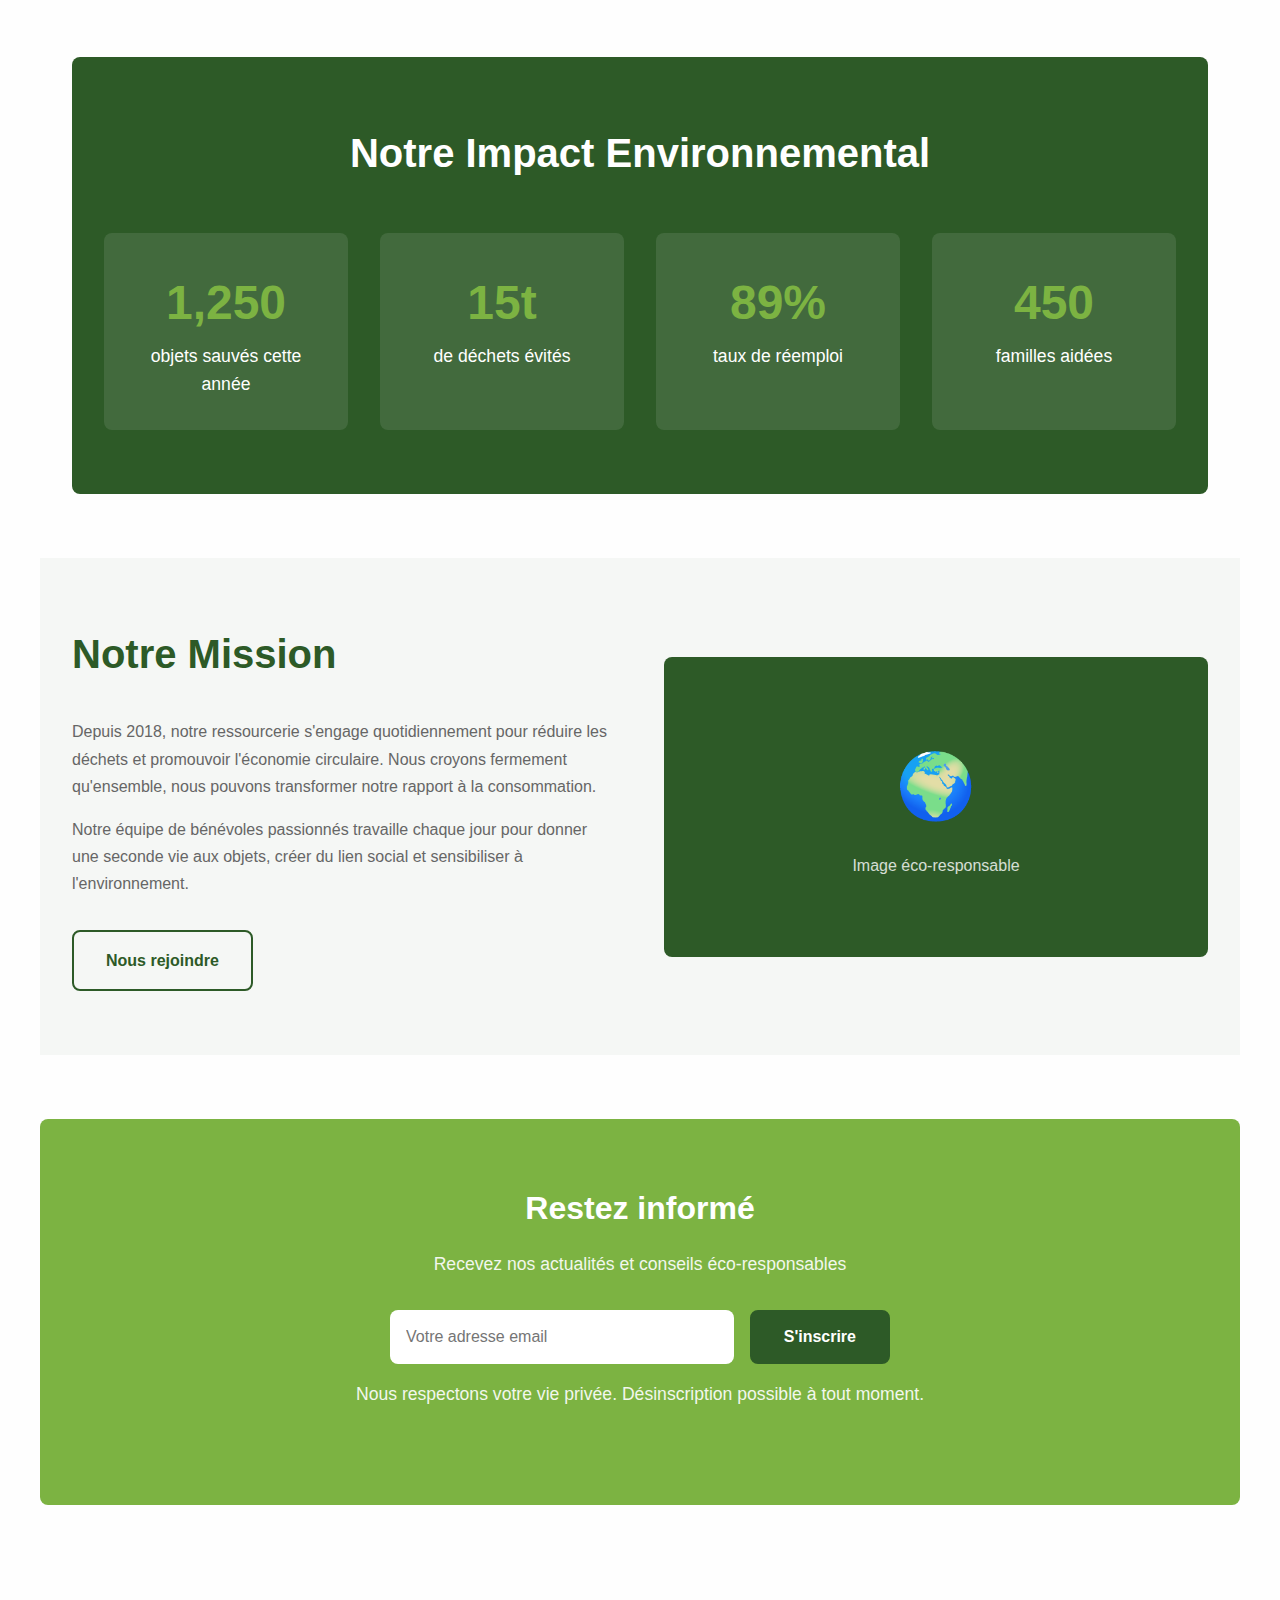
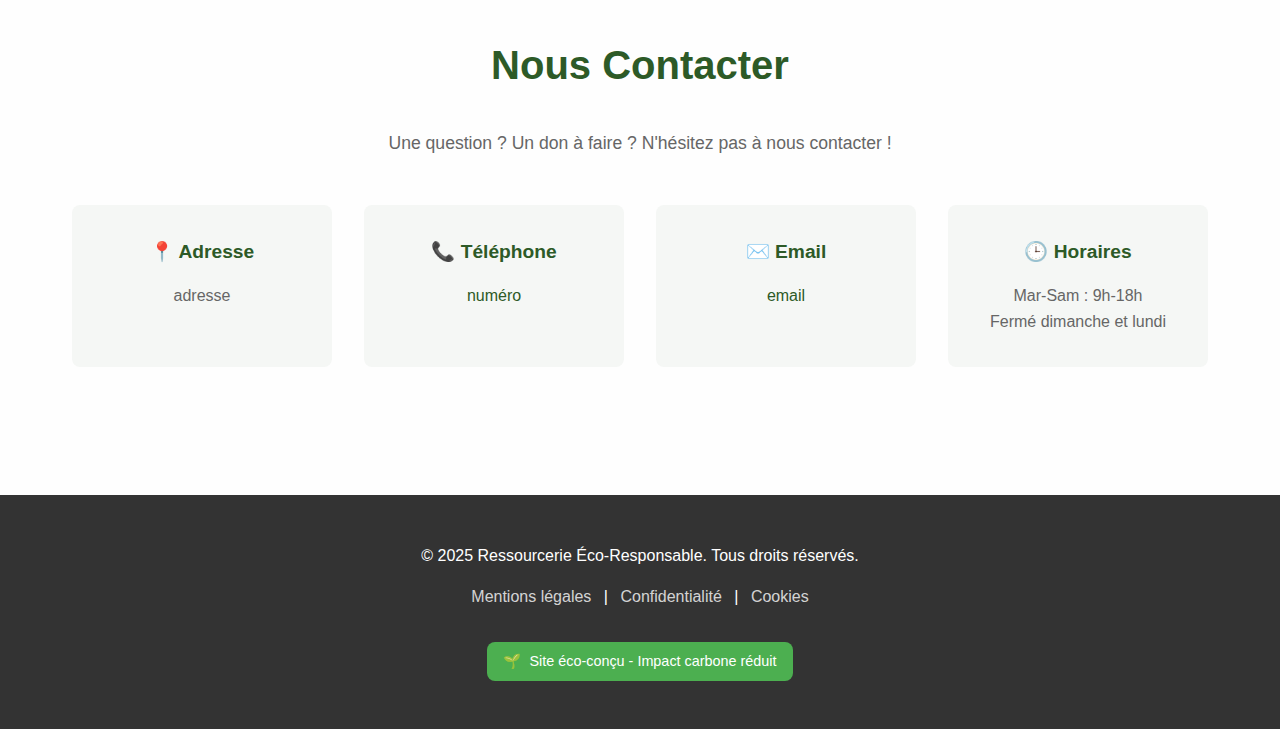
<file: projetressourcerie.html>
<!DOCTYPE html>
<html lang="fr">
<head>
    <meta charset="UTF-8">
    <meta name="viewport" content="width=device-width, initial-scale=1.0">
    <meta name="description" content="Ressourcerie éco-responsable - Donnez une seconde vie aux objets. Réparation, réemploi et économie circulaire.">
    <title>Ressourcerie Éco-Responsable</title>
    
    <!-- Security Headers -->
    <meta http-equiv="Content-Security-Policy" content="default-src 'self'; style-src 'self' 'unsafe-inline'; script-src 'self';">
    <meta http-equiv="X-Content-Type-Options" content="nosniff">
    <meta http-equiv="X-Frame-Options" content="DENY">
    
    <!-- SEO & Performance -->
    <link rel="preload" href="#" as="font" type="font/woff2" crossorigin>
    <meta name="theme-color" content="#2d5a27">
    
    <!-- Stylesheet -->
    <link rel="stylesheet" href="styles/style.css">
</head>
<body>
    
    <!-- Skip to content link for screen readers -->
    <a href="#main" class="skip-link">Aller au contenu principal</a>
    
    <!-- Header with navigation -->
    <header role="banner">
        <nav role="navigation" aria-label="Navigation principale">
            <a href="#" class="logo" aria-label="Accueil - Ressourcerie Éco-Responsable">
    <img src="image/la maison durable.svg" alt="Logo Ressourcerie Éco-Responsable" width="150">
</a>

            
            <button class="menu-toggle" aria-expanded="false" aria-controls="nav-menu" aria-label="Menu de navigation">
                ☰
            </button>
            
            <ul class="nav-menu" id="nav-menu">
                <li><a href="#services">Services</a></li>
                <li><a href="#impact">Impact</a></li>
                <li><a href="#contact">Contact</a></li>
                <li><a href="#don">Faire un don</a></li>
            </ul>
        </nav>
    </header>
    
    <!-- Main content -->
    <main id="main" role="main">
        <!-- Hero section -->
        <section class="hero fade-in" aria-labelledby="hero-title">
            <h1 id="hero-title">Donnez une seconde vie aux objets</h1>
            <p>
                Découvrez notre ressourcerie éco-responsable où réparation, réemploi et économie circulaire 
                se rencontrent pour un avenir plus durable.
            </p>
            <a href="#services" class="cta-button">Découvrir nos services</a>
        </section>
        
        <!-- Services section -->
        <section id="services" class="services" aria-labelledby="services-title">
            <h2 id="services-title">Nos Services</h2>
            
            <div class="services-grid">
                <article class="service-card fade-in">
                    <div class="service-icon" aria-hidden="true">♻️</div>
                    <h3>Collecte & Tri</h3>
                    <p>
                        Nous récupérons vos objets inutilisés et les trions selon leur potentiel de réemploi. 
                        Service gratuit à domicile sur rendez-vous.
                    </p>
                </article>
                
                <article class="service-card fade-in">
                    <div class="service-icon" aria-hidden="true">🔧</div>
                    <h3>Réparation</h3>
                    <p>
                        Notre atelier de réparation redonne vie aux objets endommagés. 
                        Électroménager, mobilier, vélos : nous réparons tout !
                    </p>
                </article>
                
                <article class="service-card fade-in">
                    <div class="service-icon" aria-hidden="true">🛍️</div>
                    <h3>Boutique Solidaire</h3>
                    <p>
                        Trouvez des objets de seconde main à prix solidaires. 
                        Chaque achat soutient l'économie circulaire locale.
                    </p>
                </article>
                
                <article class="service-card fade-in">
                    <div class="service-icon" aria-hidden="true">📚</div>
                    <h3>Ateliers</h3>
                    <p>
                        Participez à nos ateliers de sensibilisation au réemploi et apprenez 
                        les gestes éco-responsables du quotidien.
                    </p>
                </article>
            </div>
        </section>
        
        <!-- Impact section -->
        <section id="impact" class="impact" aria-labelledby="impact-title">
            <h2 id="impact-title">Notre Impact Environnemental</h2>
            
            <div class="stats-grid">
                <div class="stat-item">
                    <span class="stat-number" aria-label="1250">1,250</span>
                    <span class="stat-label">objets sauvés cette année</span>
                </div>
                
                <div class="stat-item">
                    <span class="stat-number" aria-label="15 tonnes">15t</span>
                    <span class="stat-label">de déchets évités</span>
                </div>
                
                <div class="stat-item">
                    <span class="stat-number" aria-label="89%">89%</span>
                    <span class="stat-label">taux de réemploi</span>
                </div>
                
                <div class="stat-item">
                    <span class="stat-number" aria-label="450">450</span>
                    <span class="stat-label">familles aidées</span>
                </div>
            </div>
        </section>
        
        <!-- About section -->
        <section id="about" class="about" aria-labelledby="about-title">
            <div class="about-content">
                <div class="about-text">
                    <h2 id="about-title">Notre Mission</h2>
                    <p>
                        Depuis 2018, notre ressourcerie s'engage quotidiennement pour réduire les déchets 
                        et promouvoir l'économie circulaire. Nous croyons fermement qu'ensemble, nous pouvons 
                        transformer notre rapport à la consommation.
                    </p>
                    <p>
                        Notre équipe de bénévoles passionnés travaille chaque jour pour donner une seconde vie 
                        aux objets, créer du lien social et sensibiliser à l'environnement.
                    </p>
                    <a href="#contact" class="cta-button secondary">Nous rejoindre</a>
                </div>
                <div class="about-image" aria-hidden="true">
                    <div class="image-placeholder">
                        🌍<br>
                        <small>Image éco-responsable</small>
                    </div>
                </div>
            </div>
        </section>
        
        <!-- Newsletter section -->
        <section class="newsletter" aria-labelledby="newsletter-title">
            <h2 id="newsletter-title">Restez informé</h2>
            <p>Recevez nos actualités et conseils éco-responsables</p>
            <form class="newsletter-form" action="#" method="post" aria-label="Inscription à la newsletter">
                <label for="email" class="visually-hidden">Votre adresse email</label>
                <input 
                    type="email" 
                    id="email" 
                    name="email" 
                    placeholder="Votre adresse email" 
                    required 
                    aria-describedby="email-help"
                >
                <button type="submit" class="cta-button">S'inscrire</button>
            </form>
            <p id="email-help" class="form-help">Nous respectons votre vie privée. Désinscription possible à tout moment.</p>
        </section>
        
        <!-- Contact section -->
        <section id="contact" class="contact" aria-labelledby="contact-title">
            <h2 id="contact-title">Nous Contacter</h2>
            <p>Une question ? Un don à faire ? N'hésitez pas à nous contacter !</p>
            
            <div class="contact-info">
                <div class="contact-item">
                    <h3>📍 Adresse</h3>
                    <address>   
                        adresse
                    </address>
                </div>
                
                <div class="contact-item">
                    <h3>📞 Téléphone</h3>
                    <p>
                        <a href="tel:+33442123456">numéro</a>
                    </p>
                </div>
                
                <div class="contact-item">
                    <h3>✉️ Email</h3>
                    <p>
                        <a href="mailto:contact@ressourcerie.fr">email</a>
                    </p>
                </div>
                
                <div class="contact-item">
                    <h3>🕒 Horaires</h3>
                    <p>
                        Mar-Sam : 9h-18h<br>
                        Fermé dimanche et lundi
                    </p>
                </div>
            </div>
        </section>
    </main>
    
    <!-- Footer -->
    <footer role="contentinfo">
        <div class="footer-content">
            <p>&copy; 2025 Ressourcerie Éco-Responsable. Tous droits réservés.</p>
            <div class="footer-links">
                <a href="#mentions">Mentions légales</a> | 
                <a href="#privacy">Confidentialité</a> | 
                <a href="#cookies">Cookies</a>
            </div>
            <div class="eco-badge">
                <span aria-hidden="true">🌱</span>
                Site éco-conçu - Impact carbone réduit
            </div>
        </div>
    </footer>
    
    <!-- JavaScript for enhanced functionality -->
    <script>
        // Mobile menu toggle
        document.addEventListener('DOMContentLoaded', function() {
            const menuToggle = document.querySelector('.menu-toggle');
            const navMenu = document.querySelector('.nav-menu');
            
            if (menuToggle && navMenu) {
                menuToggle.addEventListener('click', function() {
                    const isExpanded = this.getAttribute('aria-expanded') === 'true';
                    this.setAttribute('aria-expanded', !isExpanded);
                    navMenu.classList.toggle('active');
                });
            }
            
            // Smooth scrolling for internal links
            document.querySelectorAll('a[href^="#"]').forEach(anchor => {
                anchor.addEventListener('click', function(e) {
                    e.preventDefault();
                    const target = document.querySelector(this.getAttribute('href'));
                    if (target) {
                        target.scrollIntoView({
                            behavior: 'smooth',
                            block: 'start'
                        });
                    }
                });
            });
            
            // Intersection Observer for fade-in animations
            if ('IntersectionObserver' in window) {
                const observerOptions = {
                    root: null,
                    rootMargin: '0px 0px -100px 0px',
                    threshold: 0.1
                };
                
                const observer = new IntersectionObserver(function(entries) {
                    entries.forEach(entry => {
                        if (entry.isIntersecting) {
                            entry.target.classList.add('fade-in');
                            observer.unobserve(entry.target);
                        }
                    });
                }, observerOptions);
                
                document.querySelectorAll('.service-card').forEach(card => {
                    observer.observe(card);
                });
            }
            
            // Form validation and submission
            const form = document.querySelector('.newsletter-form');
            if (form) {
                form.addEventListener('submit', function(e) {
                    e.preventDefault();
                    const email = this.querySelector('input[type="email"]').value;
                    if (email) {
                        // Simulate form submission
                        alert('Merci pour votre inscription ! Vous recevrez bientôt nos actualités.');
                        this.reset();
                    }
                });
            }
        });
        
        // Performance monitoring (for eco-design metrics)
        if ('performance' in window) {
            window.addEventListener('load', function() {
                // Log performance metrics for monitoring
                const perfData = performance.getEntriesByType('navigation')[0];
                console.log('Page load time:', perfData.loadEventEnd - perfData.fetchStart, 'ms');
            });
        }
    </script>
</body>
</html>
</file>
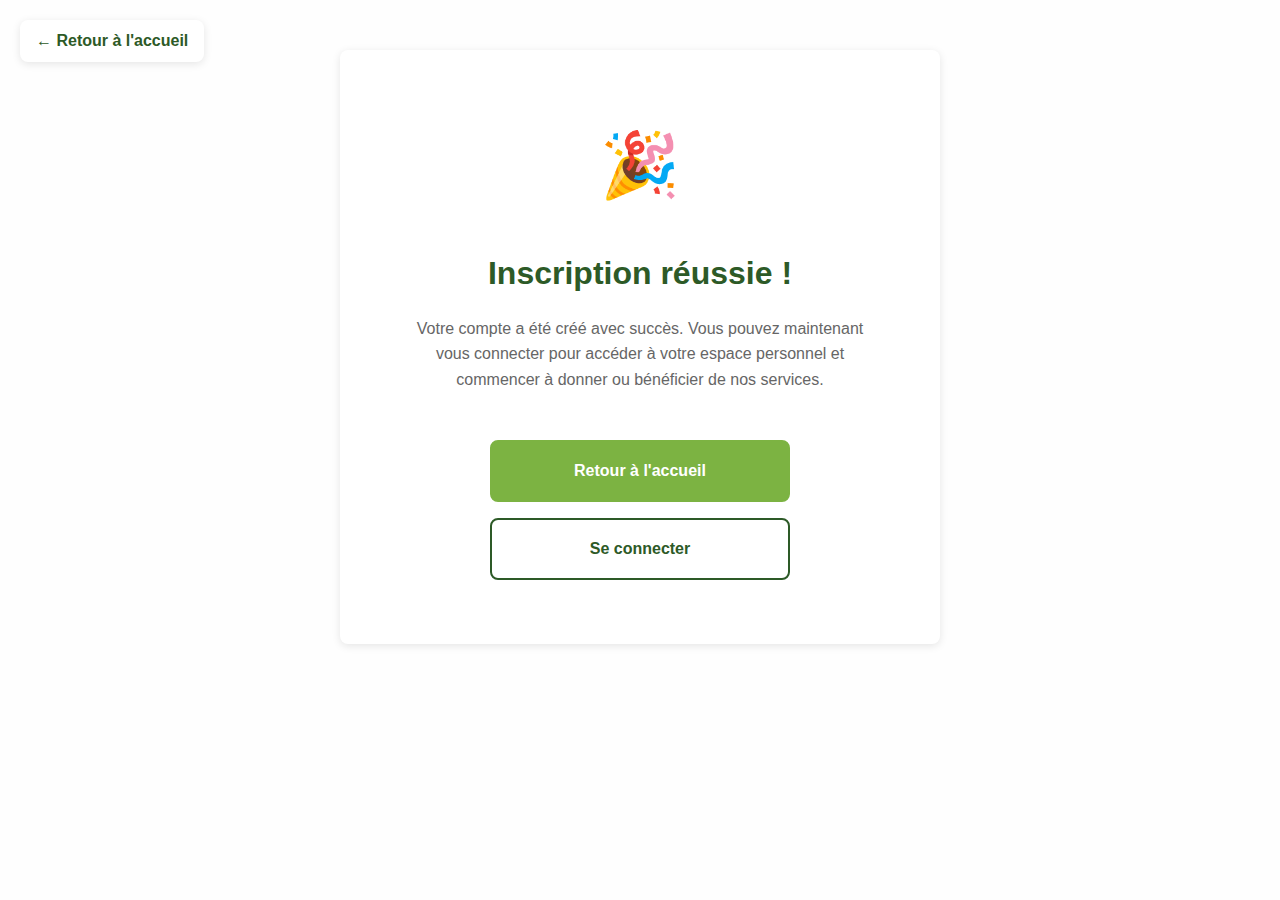
<file: register_success.html>
<!DOCTYPE html>
<html lang="fr">
<head>
    <meta charset="UTF-8">
    <meta name="viewport" content="width=device-width, initial-scale=1.0">
    <title>Inscription réussie - Ressourcerie Éco-Responsable</title>
    <link rel="stylesheet" href="styles/style.css">
    <style>
        /* Styles spécifiques pour cette page (identiques à auth_success.html) */
        .success-container {
            max-width: 600px;
            margin: 50px auto;
            text-align: center;
            background: white;
            padding: var(--spacing-xl);
            border-radius: var(--border-radius);
            box-shadow: var(--shadow);
        }
        .success-icon {
            font-size: 4rem;
            color: var(--color-success);
            margin-bottom: var(--spacing-md);
        }
        .success-title {
            color: var(--color-primary);
            font-size: 2rem;
            margin-bottom: var(--spacing-sm);
        }
        .success-message {
            color: var(--color-text-light);
            margin-bottom: var(--spacing-lg);
            line-height: 1.6;
        }
        .success-actions {
            display: flex;
            flex-direction: column;
            gap: var(--spacing-sm);
            margin-top: var(--spacing-md);
        }
        .success-actions .cta-button {
            width: 100%;
            max-width: 300px;
            margin: 0 auto;
        }
    </style>
</head>
<body>
    <!-- Bouton Retour à l'accueil -->
    <div class="back-home-container">
        <a href="index.html" class="back-home-button">← Retour à l'accueil</a>
    </div>

    <div class="success-container">
        <div class="success-icon">🎉</div>
        <h1 class="success-title">Inscription réussie !</h1>
        <p class="success-message">
            Votre compte a été créé avec succès. Vous pouvez maintenant vous connecter
            pour accéder à votre espace personnel et commencer à donner ou bénéficier
            de nos services.
        </p>

        <div class="success-actions">
            <a href="index.html" class="cta-button">Retour à l'accueil</a>
            <a href="auth-user.html" class="cta-button secondary">Se connecter</a>
        </div>
    </div>
</body>
</html>
</file>
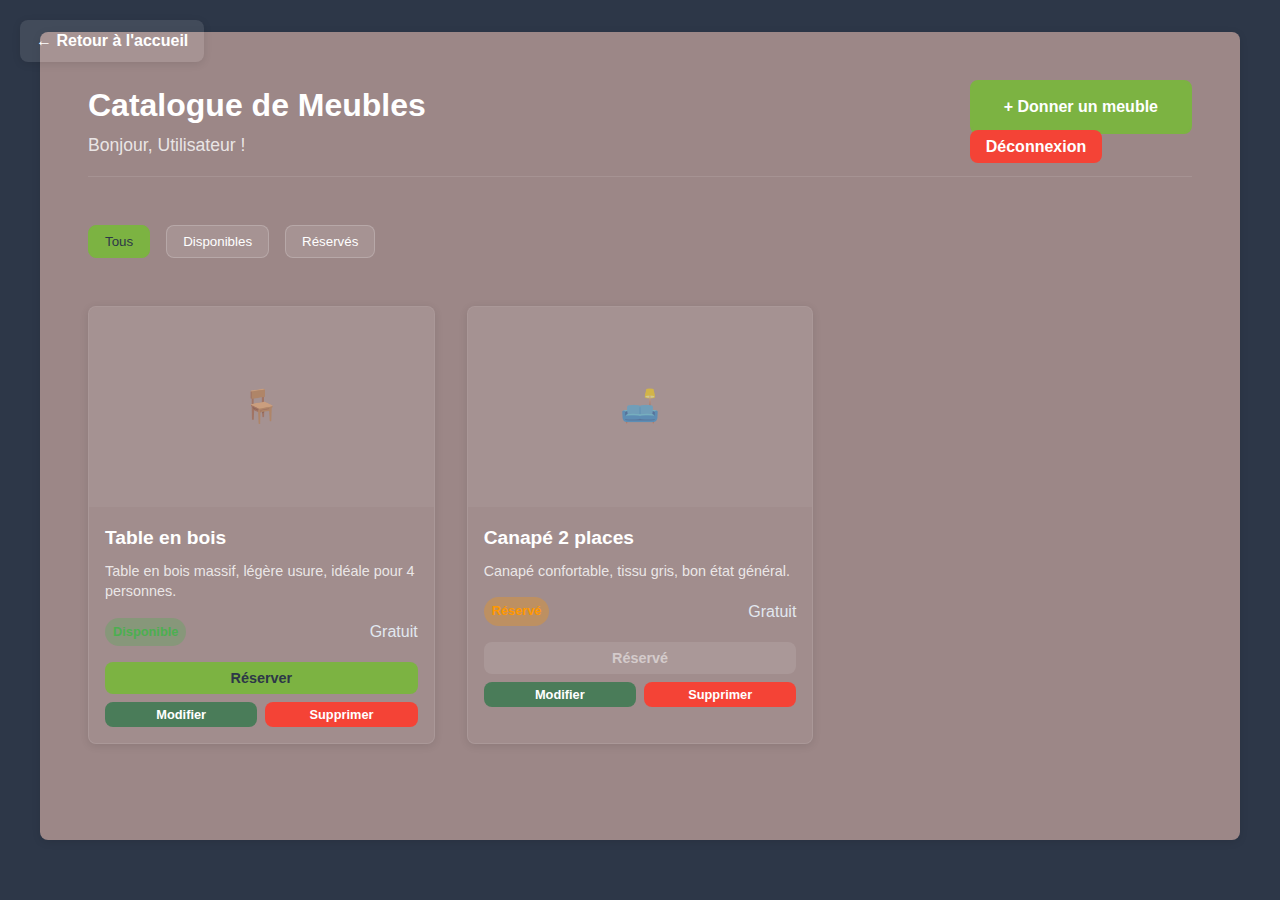
<file: user-dashboard.html>
<!DOCTYPE html>
<html lang="fr">
<head>
    <meta charset="UTF-8">
    <meta name="viewport" content="width=device-width, initial-scale=1.0">
    <title>Catalogue de Meubles - Ressourcerie Éco-Responsable</title>
    <link rel="stylesheet" href="styles/style.css">
    <link rel="stylesheet" href="styles/pages.css">
</head>
<body class="dashboard-body">
    <!-- Bouton Retour à l'accueil -->
    <div class="back-home-container">
        <a href="index.html" class="back-home-button">← Retour à l'accueil</a>
    </div>

    <div class="dashboard-container">
        <!-- En-tête du tableau de bord -->
        <div class="dashboard-header">
            <div>
                <h1 class="dashboard-title">Catalogue de Meubles</h1>
                <p class="user-greeting">Bonjour, <span id="user-name">Utilisateur</span> !</p>
            </div>
            <div>
                <button id="add-meuble-button" class="cta-button">
                    + Donner un meuble
                </button>
                <a href="index.html" class="logout-button">Déconnexion</a>
            </div>
        </div>

        <!-- Filtres -->
        <div class="filters">
            <button class="filter-button active" data-filter="all">Tous</button>
            <button class="filter-button" data-filter="available">Disponibles</button>
            <button class="filter-button" data-filter="reserved">Réservés</button>
        </div>

        <!-- Grille des meubles -->
        <div class="meubles-grid" id="meubles-grid">
            <!-- Exemple de meuble 1 -->
            <div class="meuble-card" data-id="meuble-1">
                <div class="meuble-image">🪑</div>
                <div class="meuble-info">
                    <h3 class="meuble-title">Table en bois</h3>
                    <p class="meuble-description">Table en bois massif, légère usure, idéale pour 4 personnes.</p>
                    <div class="meuble-meta">
                        <span class="meuble-status available">Disponible</span>
                        <span class="meuble-price">Gratuit</span>
                    </div>
                    <button class="reserve-button">Réserver</button>
                    <div class="admin-actions">
                        <button class="admin-button edit-button">Modifier</button>
                        <button class="admin-button delete-button">Supprimer</button>
                    </div>
                </div>
            </div>

            <!-- Exemple de meuble 2 -->
            <div class="meuble-card" data-id="meuble-2">
                <div class="meuble-image">🛋️</div>
                <div class="meuble-info">
                    <h3 class="meuble-title">Canapé 2 places</h3>
                    <p class="meuble-description">Canapé confortable, tissu gris, bon état général.</p>
                    <div class="meuble-meta">
                        <span class="meuble-status reserved">Réservé</span>
                        <span class="meuble-price">Gratuit</span>
                    </div>
                    <button class="reserve-button reserved" disabled>Réservé</button>
                    <div class="admin-actions">
                        <button class="admin-button edit-button">Modifier</button>
                        <button class="admin-button delete-button">Supprimer</button>
                    </div>
                </div>
            </div>
        </div>
    </div>

    <!-- Modal pour ajouter/modifier un meuble -->
     <div class="modal" id="meuble-modal">
        <div class="modal-content">
            <button class="close-modal" id="close-modal">×</button>
            <h2 class="modal-title" id="modal-title">Ajouter un meuble</h2>
            <form class="modal-form" id="meuble-form">
                <input type="hidden" id="meuble-id">
                <div class="modal-form-group">
                    <label for="meuble-title-input">Titre</label>
                    <input type="text" id="meuble-title-input" required>
                </div>
                <div class="modal-form-group">
                    <label for="meuble-description-input">Description</label>
                    <textarea id="meuble-description-input" rows="3" required></textarea>
                </div>
                <div class="modal-form-group">
                    <label for="meuble-price-input">Prix (laisser vide pour "Gratuit")</label>
                    <input type="text" id="meuble-price-input" placeholder="Ex: 25 € ou Gratuit">
                </div>
                <div class="modal-form-group">
                    <label for="meuble-status-input">Statut</label>
                    <select id="meuble-status-input" required>
                        <option value="available">Disponible</option>
                        <option value="reserved">Réservé</option>
                    </select>
                </div>
                <div class="modal-form-group">
                    <label for="meuble-image-input">Image (URL ou emoji)</label>
                    <input type="text" id="meuble-image-input" placeholder="🪑 ou URL d'une image">
                </div>
                <div class="modal-actions">
                    <button type="button" class="cta-button secondary" id="cancel-modal">Annuler</button>
                    <button type="submit" class="cta-button" id="save-meuble">Enregistrer</button>
                </div>
            </form>
        </div>
    </div>

    <script src="scripts/dashboard.js"></script>
</body>
</html>
</file>
<file: styles/style.css>
/* ===== CSS VARIABLES ===== */
:root {
    /* Colors */
    --color-primary: #2d5a27;
    --color-secondary: #4a7c59;
    --color-accent: #7cb342;
    --color-background: #fefefe;
    --color-surface: #f5f7f5;
    --color-text: #333333;
    --color-text-light: #666666;
    --color-border: #e0e0e0;
    --color-success: #4caf50;
    --color-warning: #ff9800;
    --color-error: #f44336;

    /* Typography */
    --font-family: -apple-system, BlinkMacSystemFont, 'Segoe UI', Roboto, Oxygen, Ubuntu, Cantarell, sans-serif;
    --font-size-base: 1rem;
    --line-height-base: 1.6;

    /* Spacing */
    --spacing-xs: 0.5rem;
    --spacing-sm: 1rem;
    --spacing-md: 2rem;
    --spacing-lg: 3rem;
    --spacing-xl: 4rem;

    /* Layout */
    --border-radius: 0.5rem;
    --shadow: 0 2px 8px rgba(0,0,0,0.1);
    --transition: all 0.3s ease;
    --max-width: 1200px;
}

/* ===== RESET AND BASE STYLES ===== */
*, *::before, *::after {
    box-sizing: border-box;
}
body, h1, h2, h3, p, ul, li, form, input, button {
    margin: 0;
    padding: 0;
}
ul {
    list-style: none;
}
body {
    font-family: var(--font-family);
    font-size: var(--font-size-base);
    line-height: var(--line-height-base);
    color: var(--color-text);
    background-color: var(--color-background);
    overflow-x: hidden;
}
img {
    max-width: 100%;
    height: 100%;
    display: block;
}
.logo-img {
    height: 30px;
    width: auto;
    max-width: 150px;
    object-fit: contain;
    display: block;
}
a {
    color: var(--color-primary);
    text-decoration: none;
}
a:hover {
    text-decoration: underline;
}

/* ===== ACCESSIBILITY ===== */
.skip-link {
    position: absolute;
    top: -40px;
    left: 6px;
    background: var(--color-primary);
    color: white;
    padding: 8px;
    text-decoration: none;
    border-radius: 4px;
    z-index: 1000;
    transition: top 0.3s;
}
.skip-link:focus {
    top: 6px;
}
.visually-hidden {
    position: absolute !important;
    width: 1px !important;
    height: 1px !important;
    padding: 0 !important;
    margin: -1px !important;
    overflow: hidden !important;
    clip: rect(0, 0, 0, 0) !important;
    white-space: nowrap !important;
    border: 0 !important;
}
/* Focus indicators */
*:focus {
    outline: 2px solid var(--color-accent);
    outline-offset: 2px;
}

/* ===== HEADER AND NAVIGATION ===== */
header {
    background: var(--color-primary);
    color: white;
    position: sticky;
    top: 0;
    z-index: 100;
    box-shadow: var(--shadow);
}
nav {
    display: flex;
    justify-content: space-between;
    align-items: center;
    padding: var(--spacing-sm) var(--spacing-md);
    max-width: var(--max-width);
    margin: 0 auto;
    width: 100%;
}
.logo {
    font-size: 1.5rem;
    font-weight: 700;
    text-decoration: none;
    color: white;
}
.nav-menu {
    display: flex;
    gap: var(--spacing-md);
}
.nav-menu a {
    color: white;
    text-decoration: none;
    padding: var(--spacing-xs) var(--spacing-sm);
    border-radius: var(--border-radius);
    transition: var(--transition);
}
.nav-menu a:hover,
.nav-menu a:focus {
    background: rgba(255,255,255,0.1);
    outline: 2px solid var(--color-accent);
    text-decoration: none;
}
.menu-toggle {
    display: none;
    background: none;
    border: 2px solid white;
    color: white;
    padding: var(--spacing-xs);
    border-radius: var(--border-radius);
    cursor: pointer;
    font-size: 1.2rem;
}
.menu-toggle:hover,
.menu-toggle:focus {
    background: rgba(255,255,255,0.1);
}

/* ===== NAV AUTH BUTTONS ===== */
.nav-auth {
    display: flex;
    gap: 0.5rem;
    margin-left: 1rem;
}
.nav-auth a {
    color: white;
    text-decoration: none;
    padding: 0.5rem 1rem;
    border-radius: var(--border-radius);
    background: rgba(255, 255, 255, 0.1);
    transition: var(--transition);
    font-size: 0.9rem;
}
.nav-auth a:hover {
    background: rgba(255, 255, 255, 0.2);
}

/* ===== MAIN CONTENT ===== */
main {
    max-width: var(--max-width);
    margin: 0 auto;
    padding: 0 var(--spacing-md);
}

/* ===== HERO SECTION ===== */
.hero {
    background: linear-gradient(135deg, var(--color-surface) 0%, #e8f5e8 100%);
    padding: var(--spacing-xl) var(--spacing-md);
    text-align: center;
    border-radius: var(--border-radius);
    margin: var(--spacing-md) 0;
}
.hero h1 {
    font-size: clamp(2rem, 4vw, 3.5rem);
    font-weight: 700;
    color: var(--color-primary);
    margin-bottom: var(--spacing-sm);
}
.hero p {
    font-size: 1.2rem;
    color: var(--color-text-light);
    max-width: 600px;
    margin: 0 auto var(--spacing-md);
}

/* ===== CTA BUTTON ===== */
.cta-button {
    display: inline-block;
    background: var(--color-accent);
    color: white;
    padding: var(--spacing-sm) var(--spacing-md);
    text-decoration: none;
    border-radius: var(--border-radius);
    font-weight: 600;
    transition: var(--transition);
    border: 2px solid var(--color-accent);
    cursor: pointer;
    font-family: inherit;
    font-size: inherit;
}
.cta-button:hover,
.cta-button:focus {
    background: var(--color-primary);
    border-color: var(--color-primary);
    transform: translateY(-2px);
    box-shadow: var(--shadow);
    text-decoration: none;
}
.cta-button.secondary {
    background: transparent;
    color: var(--color-primary);
    border-color: var(--color-primary);
}
.cta-button.secondary:hover,
.cta-button.secondary:focus {
    background: var(--color-primary);
    color: white;
}

/* ===== SERVICES SECTION ===== */
.services {
    padding: var(--spacing-xl) 0;
}
.services h2 {
    text-align: center;
    font-size: 2.5rem;
    color: var(--color-primary);
    margin-bottom: var(--spacing-lg);
}
.services-grid {
    display: grid;
    grid-template-columns: repeat(auto-fit, minmax(300px, 1fr));
    gap: var(--spacing-md);
    margin-top: var(--spacing-lg);
}
.service-card {
    background: var(--color-surface);
    padding: var(--spacing-md);
    border-radius: var(--border-radius);
    box-shadow: var(--shadow);
    transition: var(--transition);
    opacity: 0;
    transform: translateY(30px);
}
.service-card:hover {
    transform: translateY(-4px);
    box-shadow: 0 4px 16px rgba(0,0,0,0.15);
}
.service-card.fade-in {
    opacity: 1;
    transform: translateY(0);
}
.service-icon {
    width: 4rem;
    height: 4rem;
    background: var(--color-accent);
    border-radius: 50%;
    display: flex;
    align-items: center;
    justify-content: center;
    font-size: 2rem;
    margin-bottom: var(--spacing-sm);
    color: white;
}
.service-card h3 {
    font-size: 1.5rem;
    color: var(--color-primary);
    margin-bottom: var(--spacing-sm);
}
.service-card p {
    color: var(--color-text-light);
    line-height: 1.6;
}

/* ===== IMPACT SECTION ===== */
.impact {
    background: var(--color-primary);
    color: white;
    padding: var(--spacing-xl) var(--spacing-md);
    margin: var(--spacing-xl) 0;
    border-radius: var(--border-radius);
}
.impact h2 {
    text-align: center;
    font-size: 2.5rem;
    margin-bottom: var(--spacing-lg);
}
.stats-grid {
    display: grid;
    grid-template-columns: repeat(auto-fit, minmax(200px, 1fr));
    gap: var(--spacing-md);
    text-align: center;
}
.stat-item {
    background: rgba(255,255,255,0.1);
    padding: var(--spacing-md);
    border-radius: var(--border-radius);
    transition: var(--transition);
}
.stat-item:hover {
    background: rgba(255,255,255,0.15);
    transform: scale(1.05);
}
.stat-number {
    font-size: 3rem;
    font-weight: 700;
    color: var(--color-accent);
    display: block;
}
.stat-label {
    font-size: 1.1rem;
    margin-top: var(--spacing-xs);
}

/* ===== ABOUT SECTION ===== */
.about {
    padding: var(--spacing-xl) 0;
    background: var(--color-surface);
    margin: var(--spacing-xl) calc(-1 * var(--spacing-md));
    padding-left: var(--spacing-md);
    padding-right: var(--spacing-md);
}
.about-content {
    display: grid;
    grid-template-columns: 1fr 1fr;
    gap: var(--spacing-lg);
    align-items: center;
    max-width: var(--max-width);
    margin: 0 auto;
}
.about h2 {
    font-size: 2.5rem;
    color: var(--color-primary);
    margin-bottom: var(--spacing-md);
}
.about p {
    margin-bottom: var(--spacing-sm);
    color: var(--color-text-light);
    line-height: 1.7;
}
.about p:last-of-type {
    margin-bottom: var(--spacing-md);
}
.image-placeholder {
    background: var(--color-primary);
    color: white;
    padding: var(--spacing-xl);
    border-radius: var(--border-radius);
    text-align: center;
    font-size: 4rem;
    min-height: 300px;
    display: flex;
    flex-direction: column;
    justify-content: center;
    align-items: center;
}
.image-placeholder small {
    font-size: 1rem;
    margin-top: var(--spacing-sm);
    opacity: 0.8;
}

/* ===== CTA SECTION ===== */
.cta-section {
    background: var(--color-surface);
    padding: var(--spacing-xl) var(--spacing-md);
    text-align: center;
    margin: var(--spacing-xl) calc(-1 * var(--spacing-md));
    border-radius: var(--border-radius);
}
.cta-section h2 {
    font-size: 2rem;
    color: var(--color-primary);
    margin-bottom: var(--spacing-sm);
}
.cta-section p {
    color: var(--color-text-light);
    margin-bottom: var(--spacing-md);
}
.cta-grid {
    display: grid;
    grid-template-columns: repeat(auto-fit, minmax(300px, 1fr));
    gap: var(--spacing-md);
    margin-top: var(--spacing-md);
}
.cta-card {
    background: white;
    padding: var(--spacing-md);
    border-radius: var(--border-radius);
    box-shadow: var(--shadow);
    transition: var(--transition);
}
.cta-card:hover {
    transform: translateY(-4px);
    box-shadow: 0 4px 16px rgba(0, 0, 0, 0.15);
}
.cta-card h3 {
    color: var(--color-primary);
    margin-bottom: var(--spacing-sm);
}
.cta-card p {
    color: var(--color-text-light);
    margin-bottom: var(--spacing-sm);
}
.cta-card a {
    display: inline-block;
    margin-top: var(--spacing-sm);
}

/* ===== NEWSLETTER SECTION ===== */
.newsletter {
    background: var(--color-accent);
    color: white;
    text-align: center;
    padding: var(--spacing-xl) var(--spacing-md);
    margin: var(--spacing-xl) calc(-1 * var(--spacing-md));
    border-radius: var(--border-radius);
}
.newsletter h2 {
    font-size: 2rem;
    margin-bottom: var(--spacing-sm);
}
.newsletter p {
    font-size: 1.1rem;
    margin-bottom: var(--spacing-md);
    opacity: 0.9;
}
.newsletter-form {
    display: flex;
    gap: var(--spacing-sm);
    max-width: 500px;
    margin: 0 auto;
    align-items: stretch;
}
.newsletter-form input {
    flex: 1;
    padding: var(--spacing-sm);
    border: none;
    border-radius: var(--border-radius);
    font-size: 1rem;
    font-family: inherit;
}
.newsletter-form input:focus {
    outline: 2px solid var(--color-primary);
}
.newsletter-form button {
    white-space: nowrap;
    background: var(--color-primary);
    border-color: var(--color-primary);
}
.newsletter-form button:hover,
.newsletter-form button:focus {
    background: var(--color-text);
    border-color: var(--color-text);
}
.form-help {
    font-size: 0.9rem;
    margin-top: var(--spacing-sm);
    opacity: 0.8;
}

/* ===== CONTACT SECTION ===== */
.contact {
    padding: var(--spacing-xl) 0;
    text-align: center;
}
.contact h2 {
    font-size: 2.5rem;
    color: var(--color-primary);
    margin-bottom: var(--spacing-md);
}
.contact > p {
    font-size: 1.1rem;
    color: var(--color-text-light);
    margin-bottom: var(--spacing-lg);
}
.contact-info {
    display: grid;
    grid-template-columns: repeat(auto-fit, minmax(250px, 1fr));
    gap: var(--spacing-md);
    margin-top: var(--spacing-lg);
}
.contact-item {
    background: var(--color-surface);
    padding: var(--spacing-md);
    border-radius: var(--border-radius);
    transition: var(--transition);
}
.contact-item:hover {
    transform: translateY(-2px);
    box-shadow: var(--shadow);
}
.contact-item h3 {
    color: var(--color-primary);
    margin-bottom: var(--spacing-sm);
    font-size: 1.2rem;
}
.contact-item p,
.contact-item address {
    color: var(--color-text-light);
    font-style: normal;
}
.contact-item a {
    color: var(--color-primary);
    text-decoration: none;
}
.contact-item a:hover,
.contact-item a:focus {
    text-decoration: underline;
}

/* ===== FOOTER ===== */
footer {
    background: var(--color-text);
    color: white;
    text-align: center;
    padding: var(--spacing-lg) var(--spacing-md);
    margin-top: var(--spacing-xl);
}
.footer-content {
    max-width: var(--max-width);
    margin: 0 auto;
}
.footer-links {
    margin: var(--spacing-sm) 0;
}
.footer-links a {
    color: rgba(255,255,255,0.8);
    text-decoration: none;
    margin: 0 var(--spacing-xs);
}
.footer-links a:hover,
.footer-links a:focus {
    color: white;
    text-decoration: underline;
}
.footer-auth {
    margin-top: var(--spacing-sm);
}
.footer-auth a {
    color: rgba(255, 255, 255, 0.8);
    text-decoration: none;
    margin: 0 var(--spacing-xs);
}
.footer-auth a:hover {
    color: white;
    text-decoration: underline;
}
.eco-badge {
    display: inline-flex;
    align-items: center;
    gap: var(--spacing-xs);
    background: var(--color-success);
    color: white;
    padding: var(--spacing-xs) var(--spacing-sm);
    border-radius: var(--border-radius);
    font-size: 0.9rem;
    margin-top: var(--spacing-sm);
}

/* ===== BACK HOME BUTTON ===== */
.back-home-container {
    position: absolute;
    top: 20px;
    left: 20px;
    z-index: 10;
}
.back-home-button {
    display: inline-flex;
    align-items: center;
    gap: 0.5rem;
    color: var(--color-primary);
    text-decoration: none;
    font-weight: 600;
    background: white;
    padding: 0.5rem 1rem;
    border-radius: var(--border-radius);
    box-shadow: var(--shadow);
    transition: var(--transition);
}
.back-home-button:hover {
    background: var(--color-surface);
    transform: translateX(-2px);
    color: var(--color-text);
}

/* ===== AUTH PAGES ===== */
.auth-container {
    background: white;
    padding: var(--spacing-xl);
    border-radius: var(--border-radius);
    box-shadow: var(--shadow);
    max-width: 600px;
    width: 100%;
    text-align: center;
    margin: 50px auto;
    position: relative;
}
.auth-tabs {
    display: flex;
    margin-bottom: var(--spacing-lg);
    border-bottom: 1px solid var(--color-border);
}
.auth-tab {
    flex: 1;
    padding: var(--spacing-sm);
    cursor: pointer;
    border-radius: var(--border-radius) var(--border-radius) 0 0;
    background: transparent;
    border: none;
    font-weight: 600;
    color: var(--color-text-light);
}
.auth-tab.active {
    background: var(--color-surface);
    color: var(--color-primary);
    border-bottom: 2px solid var(--color-accent);
}
.auth-form {
    display: none;
}
.auth-form.active {
    display: block;
}
.form-group {
    margin-bottom: var(--spacing-md);
    text-align: left;
}
.form-group label {
    display: block;
    margin-bottom: 0.5rem;
    font-weight: 600;
    color: var(--color-primary);
}
.form-group input,
.form-group select {
    width: 100%;
    padding: var(--spacing-sm);
    border: 1px solid var(--color-border);
    border-radius: var(--border-radius);
    font-family: inherit;
}
.form-group input:focus,
.form-group select:focus {
    outline: 2px solid var(--color-accent);
    border-color: var(--color-accent);
}
.checkbox-group {
    display: flex;
    gap: var(--spacing-md);
    margin-bottom: var(--spacing-md);
}
.checkbox-item {
    display: flex;
    align-items: center;
    gap: 0.5rem;
}
.login-link {
    margin-top: var(--spacing-md);
    color: var(--color-text-light);
}
.login-link a {
    color: var(--color-primary);
    text-decoration: none;
}
.login-link a:hover {
    text-decoration: underline;
}

/* Admin Login Page */
.admin-container {
    background: white;
    padding: var(--spacing-xl);
    border-radius: var(--border-radius);
    box-shadow: var(--shadow);
    max-width: 400px;
    width: 100%;
    text-align: center;
    margin: 50px auto;
    position: relative;
}
.admin-logo {
    margin-bottom: var(--spacing-lg);
}
.admin-logo img {
    height: 60px;
}

/* Styles spécifiques pour le catalogue */
.dashboard-container {
    max-width: 1200px;
    margin: 2rem auto;
    padding: 0 var(--spacing-md);
}

.dashboard-header {
    display: flex;
    justify-content: space-between;
    align-items: center;
    margin-bottom: var(--spacing-lg);
}

.dashboard-title {
    color: var(--color-primary);
    font-size: 2rem;
}

.user-greeting {
    color: var(--color-text-light);
    font-size: 1.1rem;
}

.logout-button {
    background: var(--color-error);
    color: white;
    padding: 0.5rem 1rem;
    border-radius: var(--border-radius);
    text-decoration: none;
    font-weight: 600;
}

.filters {
    display: flex;
    gap: var(--spacing-sm);
    margin-bottom: var(--spacing-lg);
    flex-wrap: wrap;
}

.filter-button {
    padding: 0.5rem 1rem;
    border-radius: var(--border-radius);
    border: 1px solid var(--color-border);
    background: white;
    color: var(--color-text);
    cursor: pointer;
    transition: var(--transition);
}

.filter-button.active {
    background: var(--color-primary);
    color: white;
    border-color: var(--color-primary);
}

.meubles-grid {
    display: grid;
    grid-template-columns: repeat(auto-fill, minmax(280px, 1fr));
    gap: var(--spacing-md);
    margin-bottom: var(--spacing-lg);
}

.meuble-card {
    background: white;
    border-radius: var(--border-radius);
    overflow: hidden;
    box-shadow: var(--shadow);
    transition: var(--transition);
}

.meuble-card:hover {
    transform: translateY(-4px);
    box-shadow: 0 8px 16px rgba(0, 0, 0, 0.1);
}

.meuble-image {
    width: 100%;
    height: 200px;
    background: var(--color-surface);
    display: flex;
    align-items: center;
    justify-content: center;
    color: var(--color-text-light);
    font-size: 1.5rem;
}

.meuble-info {
    padding: var(--spacing-sm);
}

.meuble-title {
    font-size: 1.2rem;
    color: var(--color-primary);
    margin-bottom: 0.5rem;
}

.meuble-description {
    color: var(--color-text-light);
    font-size: 0.9rem;
    margin-bottom: var(--spacing-sm);
    line-height: 1.4;
}

.meuble-meta {
    display: flex;
    justify-content: space-between;
    align-items: center;
    margin-bottom: var(--spacing-sm);
}

.meuble-status {
    font-size: 0.8rem;
    padding: 0.25rem 0.5rem;
    border-radius: 1rem;
    font-weight: 600;
}

.meuble-status.available {
    background: rgba(76, 175, 80, 0.2);
    color: var(--color-success);
}

.meuble-status.reserved {
    background: rgba(255, 152, 0, 0.2);
    color: var(--color-warning);
}

.meuble-actions {
    display: flex;
    gap: var(--spacing-xs);
}

.reserve-button {
    flex: 1;
    padding: 0.5rem;
    background: var(--color-accent);
    color: white;
    border: none;
    border-radius: var(--border-radius);
    cursor: pointer;
    font-size: 0.9rem;
    transition: var(--transition);
}

.reserve-button:hover {
    background: var(--color-primary);
}

.reserve-button.reserved {
    background: var(--color-text-light);
    cursor: not-allowed;
}

.admin-actions {
    display: flex;
    gap: var(--spacing-xs);
    margin-top: var(--spacing-xs);
}

.admin-button {
    padding: 0.3rem 0.6rem;
    font-size: 0.8rem;
    border: none;
    border-radius: var(--border-radius);
    cursor: pointer;
    transition: var(--transition);
}

.edit-button {
    background: var(--color-secondary);
    color: white;
}

.delete-button {
    background: var(--color-error);
    color: white;
}

/* Modal */
.modal {
    position: fixed;
    top: 0;
    left: 0;
    width: 100%;
    height: 100%;
    background: rgba(0, 0, 0, 0.5);
    display: none;
    align-items: center;
    justify-content: center;
    z-index: 1000;
}

.modal.active {
    display: flex;
}

.modal-content {
    background: white;
    padding: var(--spacing-lg);
    border-radius: var(--border-radius);
    max-width: 500px;
    width: 90%;
    max-height: 90vh;
    overflow-y: auto;
    position: relative;
}

.modal-title {
    color: var(--color-primary);
    margin-bottom: var(--spacing-md);
    text-align: center;
}

.modal-form {
    display: flex;
    flex-direction: column;
    gap: var(--spacing-sm);
}

.modal-form-group {
    display: flex;
    flex-direction: column;
}

.modal-form-group label {
    margin-bottom: 0.5rem;
    font-weight: 600;
    color: var(--color-primary);
}

.modal-form-group input,
.modal-form-group select,
.modal-form-group textarea {
    padding: var(--spacing-xs);
    border: 1px solid var(--color-border);
    border-radius: var(--border-radius);
}

.modal-actions {
    display: flex;
    gap: var(--spacing-sm);
    margin-top: var(--spacing-md);
}

.modal-actions button {
    flex: 1;
    padding: var(--spacing-xs);
}

.close-modal {
    position: absolute;
    top: 1rem;
    right: 1rem;
    background: none;
    border: none;
    font-size: 1.5rem;
    cursor: pointer;
    color: var(--color-text-light);
}

/* Responsive */
@media (max-width: 768px) {
    .dashboard-header {
        flex-direction: column;
        align-items: flex-start;
        gap: var(--spacing-sm);
    }

    .filters {
        justify-content: center;
    }

    .meubles-grid {
        grid-template-columns: 1fr;
    }
}

/* ===== ANIMATIONS ===== */
@keyframes fadeInUp {
    from {
        opacity: 0;
        transform: translateY(30px);
    }
    to {
        opacity: 1;
        transform: translateY(0);
    }
}
.fade-in {
    animation: fadeInUp 0.6s ease-out forwards;
}
.hero.fade-in {
    animation: fadeInUp 0.8s ease-out forwards;
}

/* ===== RESPONSIVE DESIGN ===== */
@media (max-width: 768px) {
    .menu-toggle {
        display: block;
    }
    .nav-menu {
        position: absolute;
        top: 100%;
        right: 0;
        background: var(--color-primary);
        flex-direction: column;
        gap: 0;
        width: 200px;
        max-height: 0;
        overflow: hidden;
        transition: max-height 0.3s ease;
        border-radius: 0 0 var(--border-radius) var(--border-radius);
        box-shadow: var(--shadow);
    }
    .nav-menu.active {
        max-height: 500px;
    }
    .nav-menu li {
        border-bottom: 1px solid rgba(255, 255, 255, 0.2);
    }
    .nav-menu a {
        display: block;
        padding: var(--spacing-sm);
    }
    nav {
        flex-wrap: wrap;
    }
    .about-content {
        grid-template-columns: 1fr;
    }
    .newsletter-form {
        flex-direction: column;
    }
    .newsletter-form input,
    .newsletter-form button {
        width: 100%;
    }
    .cta-grid {
        grid-template-columns: 1fr;
    }
}
</file>
<file: styles/pages.css>
/* ===== PAGES COMMUNES ===== */
/* Bouton Retour à l'accueil */
.back-home-container {
    position: absolute;
    top: 20px;
    left: 20px;
    z-index: 10;
}

.back-home-button {
    display: inline-flex;
    align-items: center;
    gap: 0.5rem;
    color: var(--color-primary);
    text-decoration: none;
    font-weight: 600;
    background: white;
    padding: 0.5rem 1rem;
    border-radius: var(--border-radius);
    box-shadow: var(--shadow);
    transition: var(--transition);
}

.back-home-button:hover {
    background: var(--color-surface);
    transform: translateX(-2px);
}

/* Conteneur de page */
.page-container {
    max-width: var(--max-width);
    margin: 2rem auto;
    padding: 0 var(--spacing-md);
}

/* Section de succès */
.success-container {
    max-width: 600px;
    margin: 50px auto;
    text-align: center;
    background: white;
    padding: var(--spacing-xl);
    border-radius: var(--border-radius);
    box-shadow: var(--shadow);
}

.success-icon {
    font-size: 4rem;
    color: var(--color-success);
    margin-bottom: var(--spacing-md);
}

.success-title {
    color: var(--color-primary);
    font-size: 2rem;
    margin-bottom: var(--spacing-sm);
}

.success-message {
    color: var(--color-text-light);
    margin-bottom: var(--spacing-lg);
    line-height: 1.6;
}

.success-actions {
    display: flex;
    flex-direction: column;
    gap: var(--spacing-sm);
    margin-top: var(--spacing-md);
}

.success-actions .cta-button {
    width: 100%;
    max-width: 300px;
    margin: 0 auto;
}

/* ===== AUTH-USER.HTML ===== */
.auth-container {
    max-width: 600px;
    margin: 50px auto;
    background: white;
    padding: var(--spacing-xl);
    border-radius: var(--border-radius);
    box-shadow: var(--shadow);
}

.auth-tabs {
    display: flex;
    margin-bottom: var(--spacing-lg);
    border-bottom: 1px solid var(--color-border);
}

.auth-tab {
    flex: 1;
    padding: var(--spacing-sm);
    cursor: pointer;
    border-radius: var(--border-radius) var(--border-radius) 0 0;
    background: transparent;
    border: none;
    font-weight: 600;
    color: var(--color-text-light);
}

.auth-tab.active {
    background: var(--color-surface);
    color: var(--color-primary);
    border-bottom: 2px solid var(--color-accent);
}

.auth-form {
    display: none;
}

.auth-form.active {
    display: block;
}

.checkbox-group {
    display: flex;
    gap: var(--spacing-md);
    margin-bottom: var(--spacing-md);
}

.checkbox-item {
    display: flex;
    align-items: center;
    gap: 0.5rem;
}

/* ===== ADMIN-LOGIN.HTML ===== */
.admin-container {
    max-width: 400px;
    margin: 50px auto;
    background: white;
    padding: var(--spacing-xl);
    border-radius: var(--border-radius);
    box-shadow: var(--shadow);
    text-align: center;
}

.admin-logo {
    margin-bottom: var(--spacing-lg);
}

.admin-logo img {
    height: 60px;
}

/* ===== USER-DASHBOARD.HTML ===== */
/* Styles spécifiques pour le catalogue */
/* Fond sombre pour le catalogue */
        body.dashboard-body {
            background-color: #2d3748; /* Fond sombre (bleu-gris foncé) */
            color: #e2e8f0; /* Texte clair pour le contraste */
        }

        .dashboard-container {
            max-width: 1200px;
            margin: 2rem auto;
            padding: var(--spacing-lg);
            background-color: rgb(156, 135, 135); /* Gris foncé pour le conteneur */
            border-radius: var(--border-radius);
            box-shadow: var(--shadow);
        }

        /* En-tête du tableau de bord */
        .dashboard-header {
            display: flex;
            justify-content: space-between;
            align-items: center;
            margin-bottom: var(--spacing-lg);
            border-bottom: 1px solid rgba(255, 255, 255, 0.1);
            padding-bottom: var(--spacing-sm);
        }

        .dashboard-title {
            color: white;
            font-size: 2rem;
        }

        .user-greeting {
            color: rgba(255, 255, 255, 0.8);
            font-size: 1.1rem;
        }

        .logout-button {
            background: var(--color-error);
            color: white;
            padding: 0.5rem 1rem;
            border-radius: var(--border-radius);
            text-decoration: none;
            font-weight: 600;
        }

        /* Filtres */
        .filters {
            display: flex;
            gap: var(--spacing-sm);
            margin-bottom: var(--spacing-lg);
            flex-wrap: wrap;
        }

        .filter-button {
            padding: 0.5rem 1rem;
            border-radius: var(--border-radius);
            border: 1px solid rgba(255, 255, 255, 0.2);
            background: rgba(255, 255, 255, 0.1);
            color: white;
            cursor: pointer;
            transition: var(--transition);
        }

        .filter-button.active {
            background: var(--color-accent);
            color: #2d3748;
            border-color: var(--color-accent);
        }

        /* Grille des meubles */
        .meubles-grid {
            display: grid;
            grid-template-columns: repeat(auto-fill, minmax(280px, 1fr));
            gap: var(--spacing-md);
            margin-bottom: var(--spacing-lg);
        }

        /* Carte de meuble */
        .meuble-card {
            background: rgba(255, 255, 255, 0.05); /* Fond semi-transparent */
            border: 1px solid rgba(255, 255, 255, 0.1);
            border-radius: var(--border-radius);
            overflow: hidden;
            transition: var(--transition);
        }

        .meuble-card:hover {
            transform: translateY(-4px);
            box-shadow: 0 8px 16px rgba(0, 0, 0, 0.3);
            border-color: rgba(255, 255, 255, 0.2);
        }

        /* Image du meuble */
        .meuble-image {
            width: 100%;
            height: 200px;
            background: rgba(255, 255, 255, 0.05);
            display: flex;
            align-items: center;
            justify-content: center;
            color: rgba(255, 255, 255, 0.5);
            font-size: 2rem;
        }

        /* Infos du meuble */
        .meuble-info {
            padding: var(--spacing-sm);
            color: #e2e8f0;
        }

        .meuble-title {
            font-size: 1.2rem;
            color: white;
            margin-bottom: 0.5rem;
        }

        .meuble-description {
            color: rgba(255, 255, 255, 0.8);
            font-size: 0.9rem;
            margin-bottom: var(--spacing-sm);
            line-height: 1.4;
        }

        /* Meta-infos (statut, prix) */
        .meuble-meta {
            display: flex;
            justify-content: space-between;
            align-items: center;
            margin-bottom: var(--spacing-sm);
        }

        .meuble-status {
            font-size: 0.8rem;
            padding: 0.25rem 0.5rem;
            border-radius: 1rem;
            font-weight: 600;
        }

        .meuble-status.available {
            background: rgba(76, 175, 80, 0.3);
            color: var(--color-success);
        }

        .meuble-status.reserved {
            background: rgba(255, 152, 0, 0.3);
            color: var(--color-warning);
        }

        /* Boutons */
        .reserve-button {
            width: 100%;
            padding: 0.5rem;
            background: var(--color-accent);
            color: #2d3748;
            border: none;
            border-radius: var(--border-radius);
            cursor: pointer;
            font-size: 0.9rem;
            transition: var(--transition);
            font-weight: 600;
        }

        .reserve-button:hover:not(.reserved) {
            background: #718096; /* Bleu-gris plus foncé */
        }

        .reserve-button.reserved {
            background: rgba(255, 255, 255, 0.1);
            color: rgba(255, 255, 255, 0.5);
            cursor: not-allowed;
        }

        /* Actions admin */
        .admin-actions {
            display: flex;
            gap: var(--spacing-xs);
            margin-top: var(--spacing-xs);
            display: none;
        }

        .admin-button {
            flex: 1;
            padding: 0.3rem;
            font-size: 0.8rem;
            border: none;
            border-radius: var(--border-radius);
            cursor: pointer;
            transition: var(--transition);
            font-weight: 600;
        }

        .edit-button {
            background: var(--color-secondary);
            color: white;
        }

        .delete-button {
            background: var(--color-error);
            color: white;
        }

        /* Modal */
        .modal {
            position: fixed;
            top: 0;
            left: 0;
            width: 100%;
            height: 100%;
            background: rgba(0, 0, 0, 0.7);
            display: none;
            align-items: center;
            justify-content: center;
            z-index: 1000;
        }

        .modal.active {
            display: flex;
        }

        .modal-content {
            background: #4a5568;
            padding: var(--spacing-lg);
            border-radius: var(--border-radius);
            max-width: 500px;
            width: 90%;
            max-height: 90vh;
            overflow-y: auto;
            position: relative;
            color: white;
        }

        .modal-title {
            color: white;
            margin-bottom: var(--spacing-md);
            text-align: center;
        }

        .modal-form {
            display: flex;
            flex-direction: column;
            gap: var(--spacing-sm);
        }

        .modal-form-group {
            display: flex;
            flex-direction: column;
        }

        .modal-form-group label {
            margin-bottom: 0.5rem;
            font-weight: 600;
            color: white;
        }

        .modal-form-group input,
        .modal-form-group select,
        .modal-form-group textarea {
            padding: var(--spacing-xs);
            border: 1px solid rgba(255, 255, 255, 0.2);
            border-radius: var(--border-radius);
            background: rgba(255, 255, 255, 0.05);
            color: white;
        }

        .modal-form-group input:focus,
        .modal-form-group select:focus,
        .modal-form-group textarea:focus {
            outline: 2px solid var(--color-accent);
            border-color: var(--color-accent);
        }

        .modal-actions {
            display: flex;
            gap: var(--spacing-sm);
            margin-top: var(--spacing-md);
        }

        .modal-actions button {
            flex: 1;
            padding: var(--spacing-xs);
        }

        .close-modal {
            position: absolute;
            top: 1rem;
            right: 1rem;
            background: none;
            border: none;
            font-size: 1.5rem;
            cursor: pointer;
            color: rgba(255, 255, 255, 0.5);
        }

        /* Bouton Retour à l'accueil */
        .back-home-container {
            position: absolute;
            top: 20px;
            left: 20px;
            z-index: 10;
        }

        .back-home-button {
            display: inline-flex;
            align-items: center;
            gap: 0.5rem;
            color: white;
            text-decoration: none;
            font-weight: 600;
            background: rgba(255, 255, 255, 0.1);
            padding: 0.5rem 1rem;
            border-radius: var(--border-radius);
            transition: var(--transition);
        }

        .back-home-button:hover {
            background: rgba(255, 255, 255, 0.2);
            transform: translateX(-2px);
        }

        /* Responsive */
        @media (max-width: 768px) {
            .dashboard-header {
                flex-direction: column;
                align-items: flex-start;
                gap: var(--spacing-sm);
            }

            .filters {
                justify-content: center;
            }

            .meubles-grid {
                grid-template-columns: 1fr;
            }
        }
</file>
